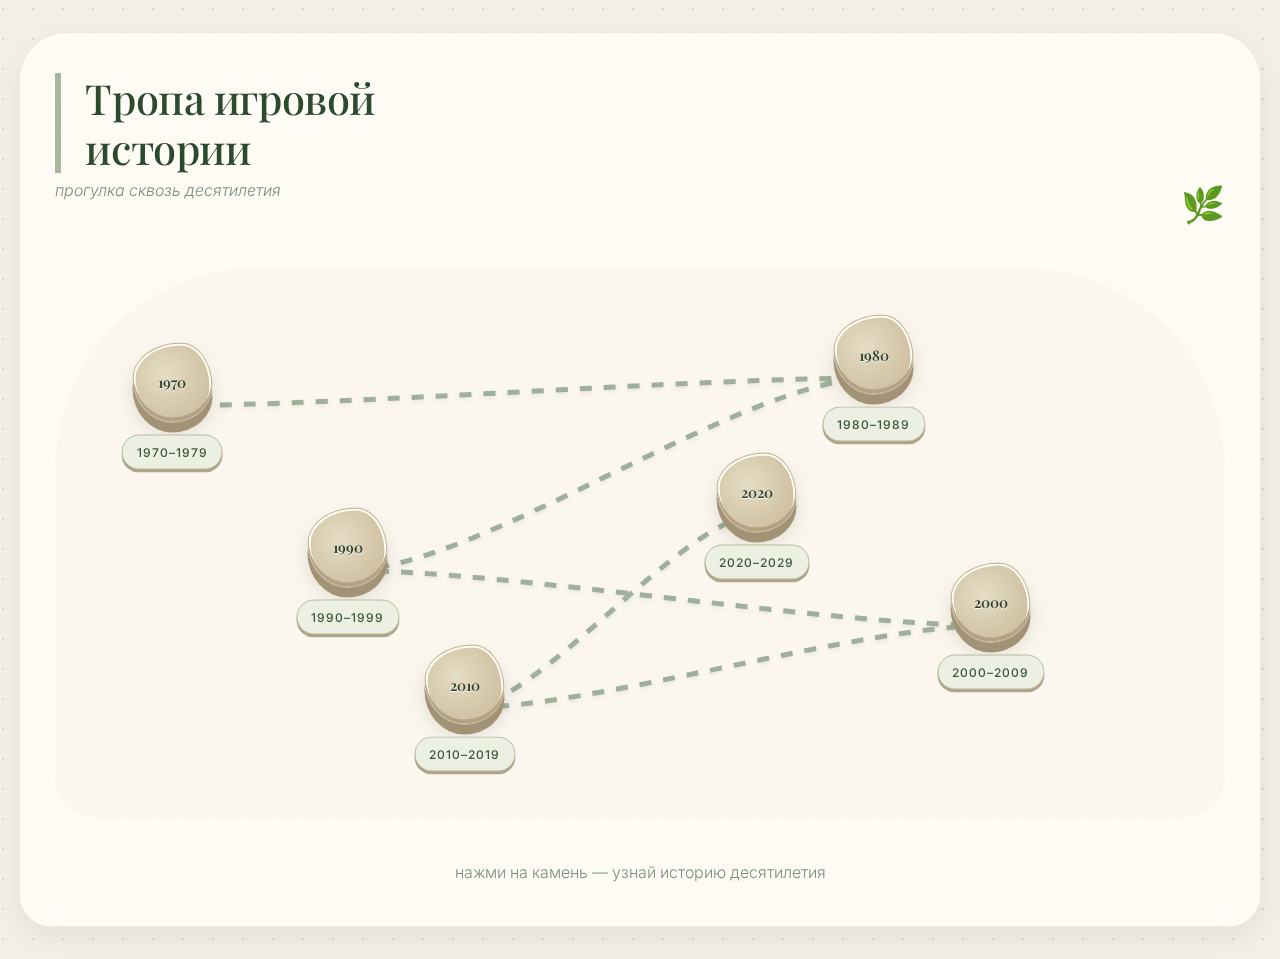
<file: index.html>
<!DOCTYPE html>
<html lang="ru">
<head>
  <meta charset="UTF-8">
  <meta name="viewport" content="width=device-width, initial-scale=1.0">
  <title>Тропа игровой истории · природная тропа</title>
  <!-- Google Fonts: Inter + Playfair Display -->
  <link href="https://fonts.googleapis.com/css2?family=Inter:wght@300;400;500;600&family=Playfair+Display:wght@400;600&display=swap" rel="stylesheet">
  <!-- Font Awesome (минимум) -->
  <link rel="stylesheet" href="https://cdnjs.cloudflare.com/ajax/libs/font-awesome/6.0.0-beta3/css/all.min.css">
  <!-- Общий стиль -->
  <link rel="stylesheet" href="style.css">
</head>
<body>
  <div class="container">
    <header style="display: flex; justify-content: space-between; align-items: flex-end;">
      <div>
        <h1>Тропа игровой<br>истории</h1>
        <div class="sub">прогулка сквозь десятилетия</div>
      </div>
      <span style="font-size: 2.2rem; color: #a3b5a0;">🌿</span>
    </header>

    <!-- ДОРОГА-ЗМЕЙКА (ИЗВИЛИСТАЯ ТРОПА) -->
    <div class="timeline-path" id="trailContainer">
      <svg class="path-svg" id="trailSvg"></svg>
      <div class="markers-layer" id="markerLayer"></div>
    </div>

    <footer style="text-align: center; color: #7d927d; margin-top: 1.5rem;">
      <span>нажми на камень — узнай историю десятилетия</span>
    </footer>
  </div>

  <script>
    // ---------------------------------------------
    // ДАННЫЕ ДЕСЯТИЛЕТИЙ (краткая выжимка + ссылка)
    // ---------------------------------------------
    const decades = [
      {
        label: '1970‑е',
        year: '1970–1979',
        hint: '⚡ Pong, Atari 2600. Рождение индустрии.',
        link: 'pages/1970s.html',
        pos: { left: '10%', top: '25%' }
      },
      {
        label: '1980‑е',
        year: '1980–1989',
        hint: '👾 Кризис, NES, Pac‑Man. Восстание Nintendo.',
        link: 'pages/1980s.html',
        pos: { left: '70%', top: '20%' }
      },
      {
        label: '1990‑е',
        year: '1990–1999',
        hint: '🎮 3D, PlayStation, Doom. Эра CD-ROM.',
        link: 'pages/1990s.html',
        pos: { left: '25%', top: '55%' }
      },
      {
        label: '2000‑е',
        year: '2000–2009',
        hint: '🌐 Xbox, Steam, WoW. Онлайн-революция.',
        link: 'pages/2000s.html',
        pos: { left: '80%', top: '65%' }
      },
      {
        label: '2010‑е',
        year: '2010–2019',
        hint: '📱 Minecraft, Fortnite, VR, киберспорт.',
        link: 'pages/2010s.html',
        pos: { left: '35%', top: '80%' }
      },
      {
        label: '2020‑е',
        year: '2020–2029',
        hint: '☁️ Облака, метавселенные, ИИ, Steam Deck.',
        link: 'pages/2020s.html',
        pos: { left: '60%', top: '45%' }
      }
    ];

    const markerLayer = document.getElementById('markerLayer');
    const svg = document.getElementById('trailSvg');

    // Рисуем точки
    function buildMarkers() {
      markerLayer.innerHTML = '';
      decades.forEach((d) => {
        const marker = document.createElement('div');
        marker.className = 'trail-marker';
        marker.style.left = d.pos.left;
        marker.style.top = d.pos.top;

        marker.innerHTML = `
          <div class="marker-stone">${d.label.replace('‑е', '')}</div>
          <span class="year-badge">${d.year}</span>
          <div class="marker-hint">${d.hint}</div>
        `;

        marker.addEventListener('click', () => {
          window.location.href = d.link;
        });

        markerLayer.appendChild(marker);
      });
    }

    // Рисуем извилистый путь (SVG)
    function drawPath() {
      const points = [];
      document.querySelectorAll('.trail-marker').forEach(el => {
        const rect = el.getBoundingClientRect();
        const parentRect = el.parentElement.getBoundingClientRect();
        const x = rect.left + rect.width/2 - parentRect.left;
        const y = rect.top + rect.height/2 - parentRect.top;
        points.push({ x, y });
      });

      if (points.length < 2) return;

      let pathData = `M ${points[0].x},${points[0].y}`;
      for (let i = 1; i < points.length; i++) {
        const prev = points[i-1];
        const curr = points[i];
        const cpX1 = prev.x + (curr.x - prev.x) * 0.25;
        const cpY1 = prev.y;
        const cpX2 = curr.x - (curr.x - prev.x) * 0.25;
        const cpY2 = curr.y;
        pathData += ` C ${cpX1},${cpY1} ${cpX2},${cpY2} ${curr.x},${curr.y}`;
      }

      svg.innerHTML = '';
      const path = document.createElementNS('http://www.w3.org/2000/svg', 'path');
      path.setAttribute('d', pathData);
      path.setAttribute('stroke', '#9eb09b');
      path.setAttribute('stroke-width', '5');
      path.setAttribute('stroke-dasharray', '12 12');
      path.setAttribute('fill', 'none');
      svg.appendChild(path);
    }

    window.addEventListener('DOMContentLoaded', () => {
      buildMarkers();
      setTimeout(drawPath, 60); // ждём рендеринга
    });

    window.addEventListener('resize', drawPath);
  </script>
</body>
</html>
</file>
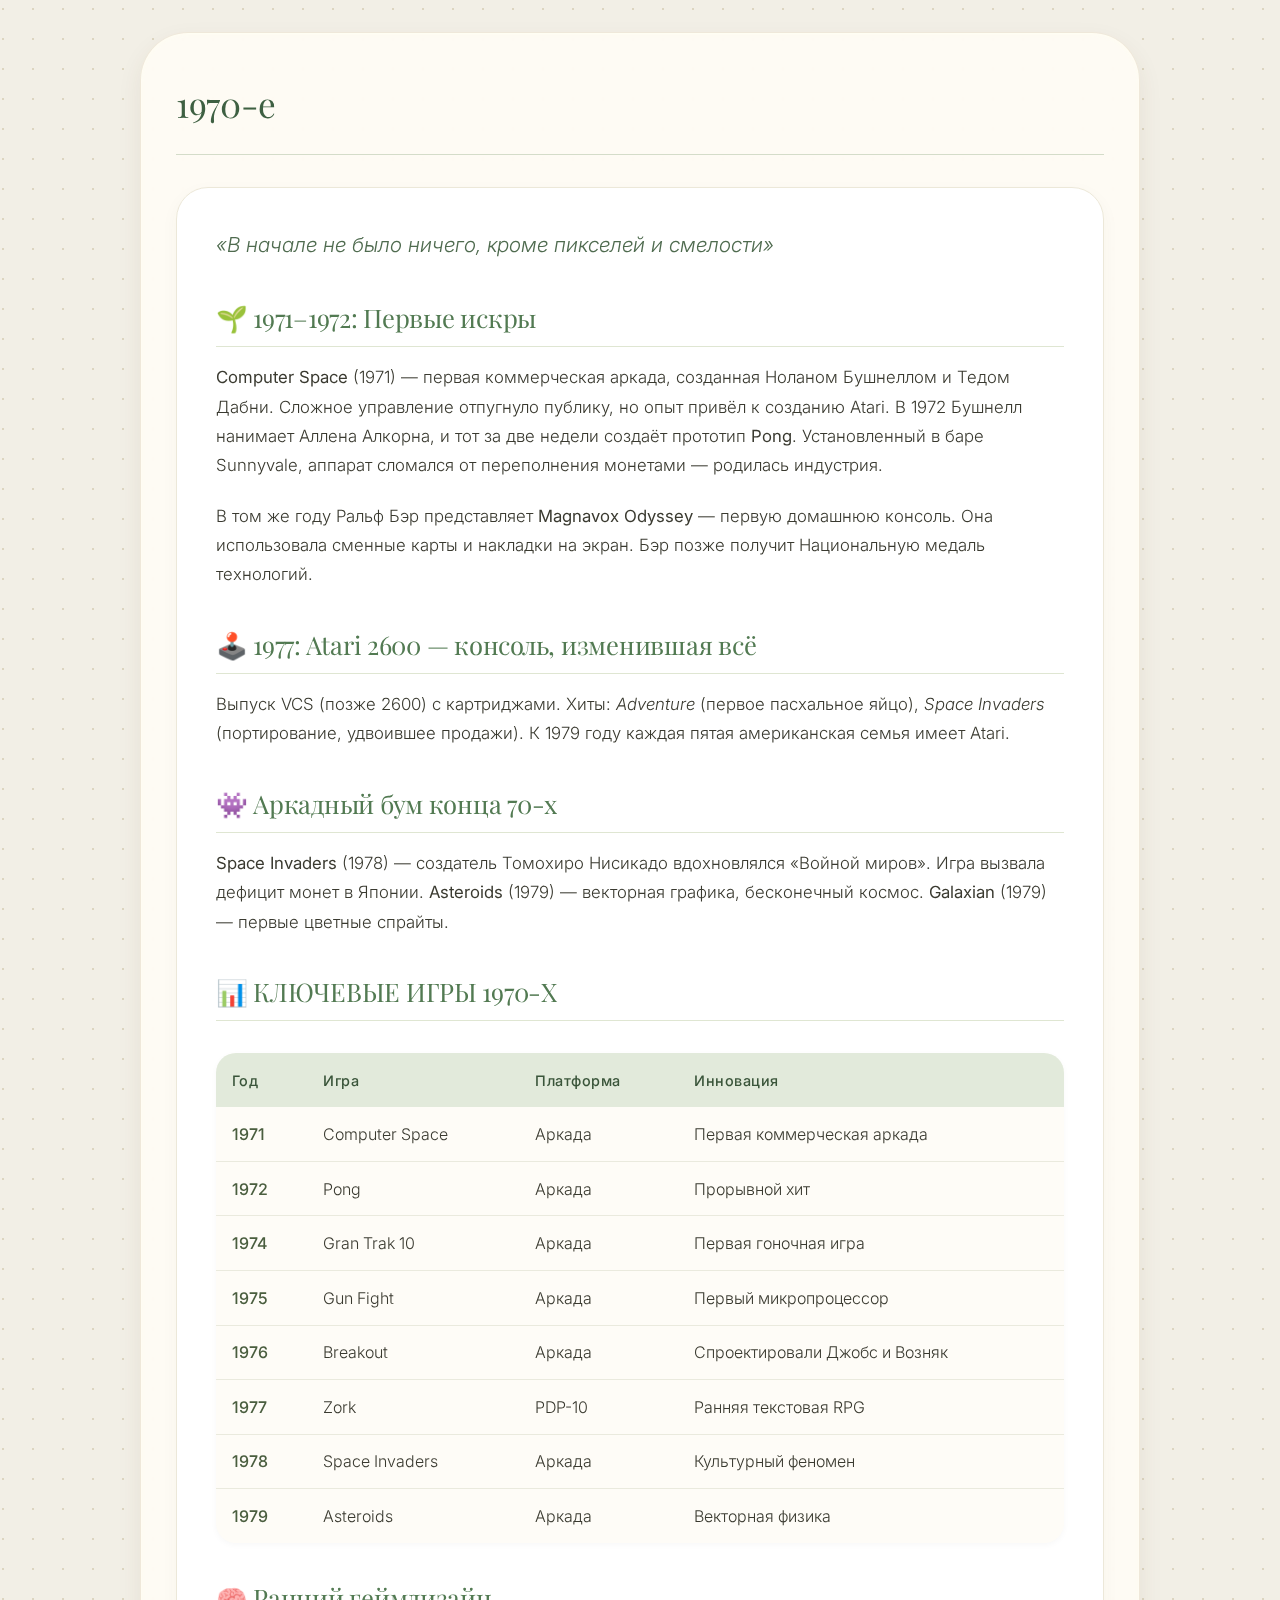
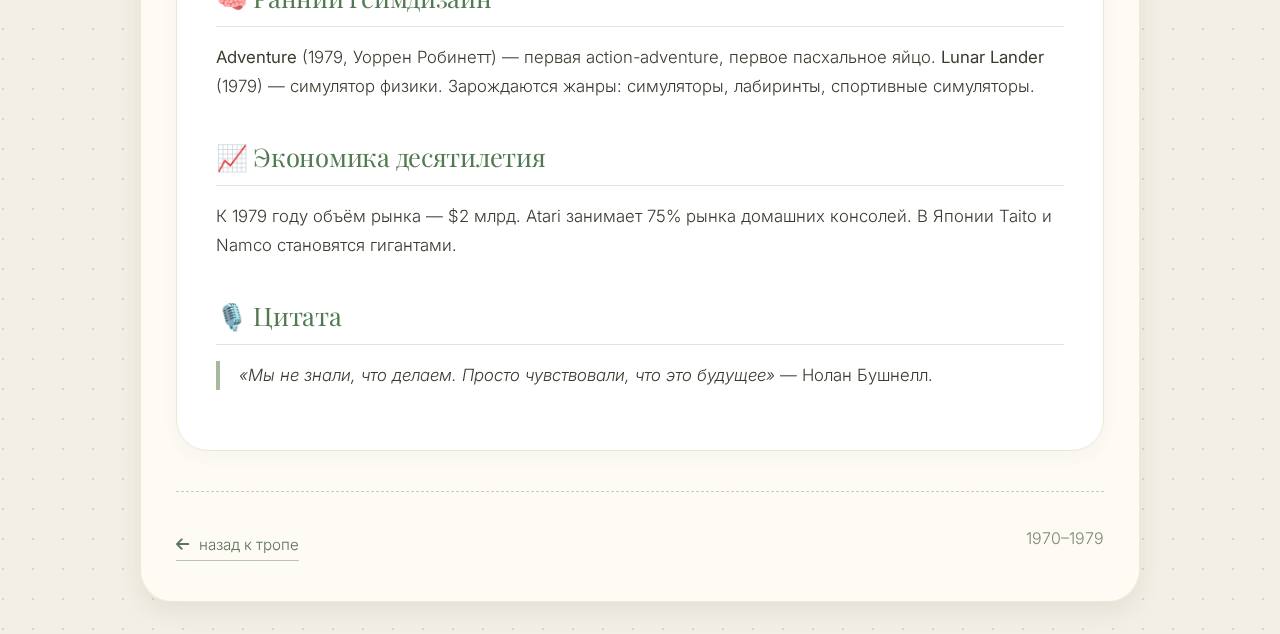
<file: 1970s.html>
<!DOCTYPE html>
<html lang="ru">
<head>
  <meta charset="UTF-8">
  <meta name="viewport" content="width=device-width, initial-scale=1.0">
  <title>1970‑е — рождение видеоигр</title>
  <link href="https://fonts.googleapis.com/css2?family=Inter:wght@300;400;500;600&family=Playfair+Display:wght@400;600&display=swap" rel="stylesheet">
  <link rel="stylesheet" href="https://cdnjs.cloudflare.com/ajax/libs/font-awesome/6.0.0-beta3/css/all.min.css">
  <link rel="stylesheet" href="../style.css">
</head>
<body>
  <div class="container era-page">
    <div class="era-header">
      <h2>1970‑е</h2>
      <span class="era-icon"><i class="fas fa-tv-retro"></i></span>
    </div>
    <div class="era-content">
      <p style="font-size:1.3rem; font-style:italic; color:#4f6b4f;">«В начале не было ничего, кроме пикселей и смелости»</p>
      
      <h3>🌱 1971–1972: Первые искры</h3>
      <p><strong>Computer Space</strong> (1971) — первая коммерческая аркада, созданная Ноланом Бушнеллом и Тедом Дабни. Сложное управление отпугнуло публику, но опыт привёл к созданию Atari. В 1972 Бушнелл нанимает Аллена Алкорна, и тот за две недели создаёт прототип <strong>Pong</strong>. Установленный в баре Sunnyvale, аппарат сломался от переполнения монетами — родилась индустрия.</p>
      <p>В том же году Ральф Бэр представляет <strong>Magnavox Odyssey</strong> — первую домашнюю консоль. Она использовала сменные карты и накладки на экран. Бэр позже получит Национальную медаль технологий.</p>
      
      <h3>🕹️ 1977: Atari 2600 — консоль, изменившая всё</h3>
      <p>Выпуск VCS (позже 2600) с картриджами. Хиты: <em>Adventure</em> (первое пасхальное яйцо), <em>Space Invaders</em> (портирование, удвоившее продажи). К 1979 году каждая пятая американская семья имеет Atari.</p>
      
      <h3>👾 Аркадный бум конца 70-х</h3>
      <p><strong>Space Invaders</strong> (1978) — создатель Томохиро Нисикадо вдохновлялся «Войной миров». Игра вызвала дефицит монет в Японии. <strong>Asteroids</strong> (1979) — векторная графика, бесконечный космос. <strong>Galaxian</strong> (1979) — первые цветные спрайты.</p>
      
      <h3>📊 КЛЮЧЕВЫЕ ИГРЫ 1970-Х</h3>
      <table class="era-table">
        <thead><tr><th>Год</th><th>Игра</th><th>Платформа</th><th>Инновация</th></tr></thead>
        <tbody>
          <tr><td>1971</td><td>Computer Space</td><td>Аркада</td><td>Первая коммерческая аркада</td></tr>
          <tr><td>1972</td><td>Pong</td><td>Аркада</td><td>Прорывной хит</td></tr>
          <tr><td>1974</td><td>Gran Trak 10</td><td>Аркада</td><td>Первая гоночная игра</td></tr>
          <tr><td>1975</td><td>Gun Fight</td><td>Аркада</td><td>Первый микропроцессор</td></tr>
          <tr><td>1976</td><td>Breakout</td><td>Аркада</td><td>Спроектировали Джобс и Возняк</td></tr>
          <tr><td>1977</td><td>Zork</td><td>PDP-10</td><td>Ранняя текстовая RPG</td></tr>
          <tr><td>1978</td><td>Space Invaders</td><td>Аркада</td><td>Культурный феномен</td></tr>
          <tr><td>1979</td><td>Asteroids</td><td>Аркада</td><td>Векторная физика</td></tr>
        </tbody>
      </table>

      <h3>🧠 Ранний геймдизайн</h3>
      <p><strong>Adventure</strong> (1979, Уоррен Робинетт) — первая action-adventure, первое пасхальное яйцо. <strong>Lunar Lander</strong> (1979) — симулятор физики. Зарождаются жанры: симуляторы, лабиринты, спортивные симуляторы.</p>
      
      <h3>📈 Экономика десятилетия</h3>
      <p>К 1979 году объём рынка — $2 млрд. Atari занимает 75% рынка домашних консолей. В Японии Taito и Namco становятся гигантами.</p>
      
      <h3>🎙️ Цитата</h3>
      <p style="border-left: 4px solid #a7b89e; padding-left: 1.2rem;"><em>«Мы не знали, что делаем. Просто чувствовали, что это будущее»</em> — Нолан Бушнелл.</p>
    </div>
    <div class="era-footer">
      <a href="../index.html" class="nav-back"><i class="fas fa-arrow-left"></i> назад к тропе</a>
      <span>1970–1979</span>
    </div>
  </div>
</body>
</html>
</file>
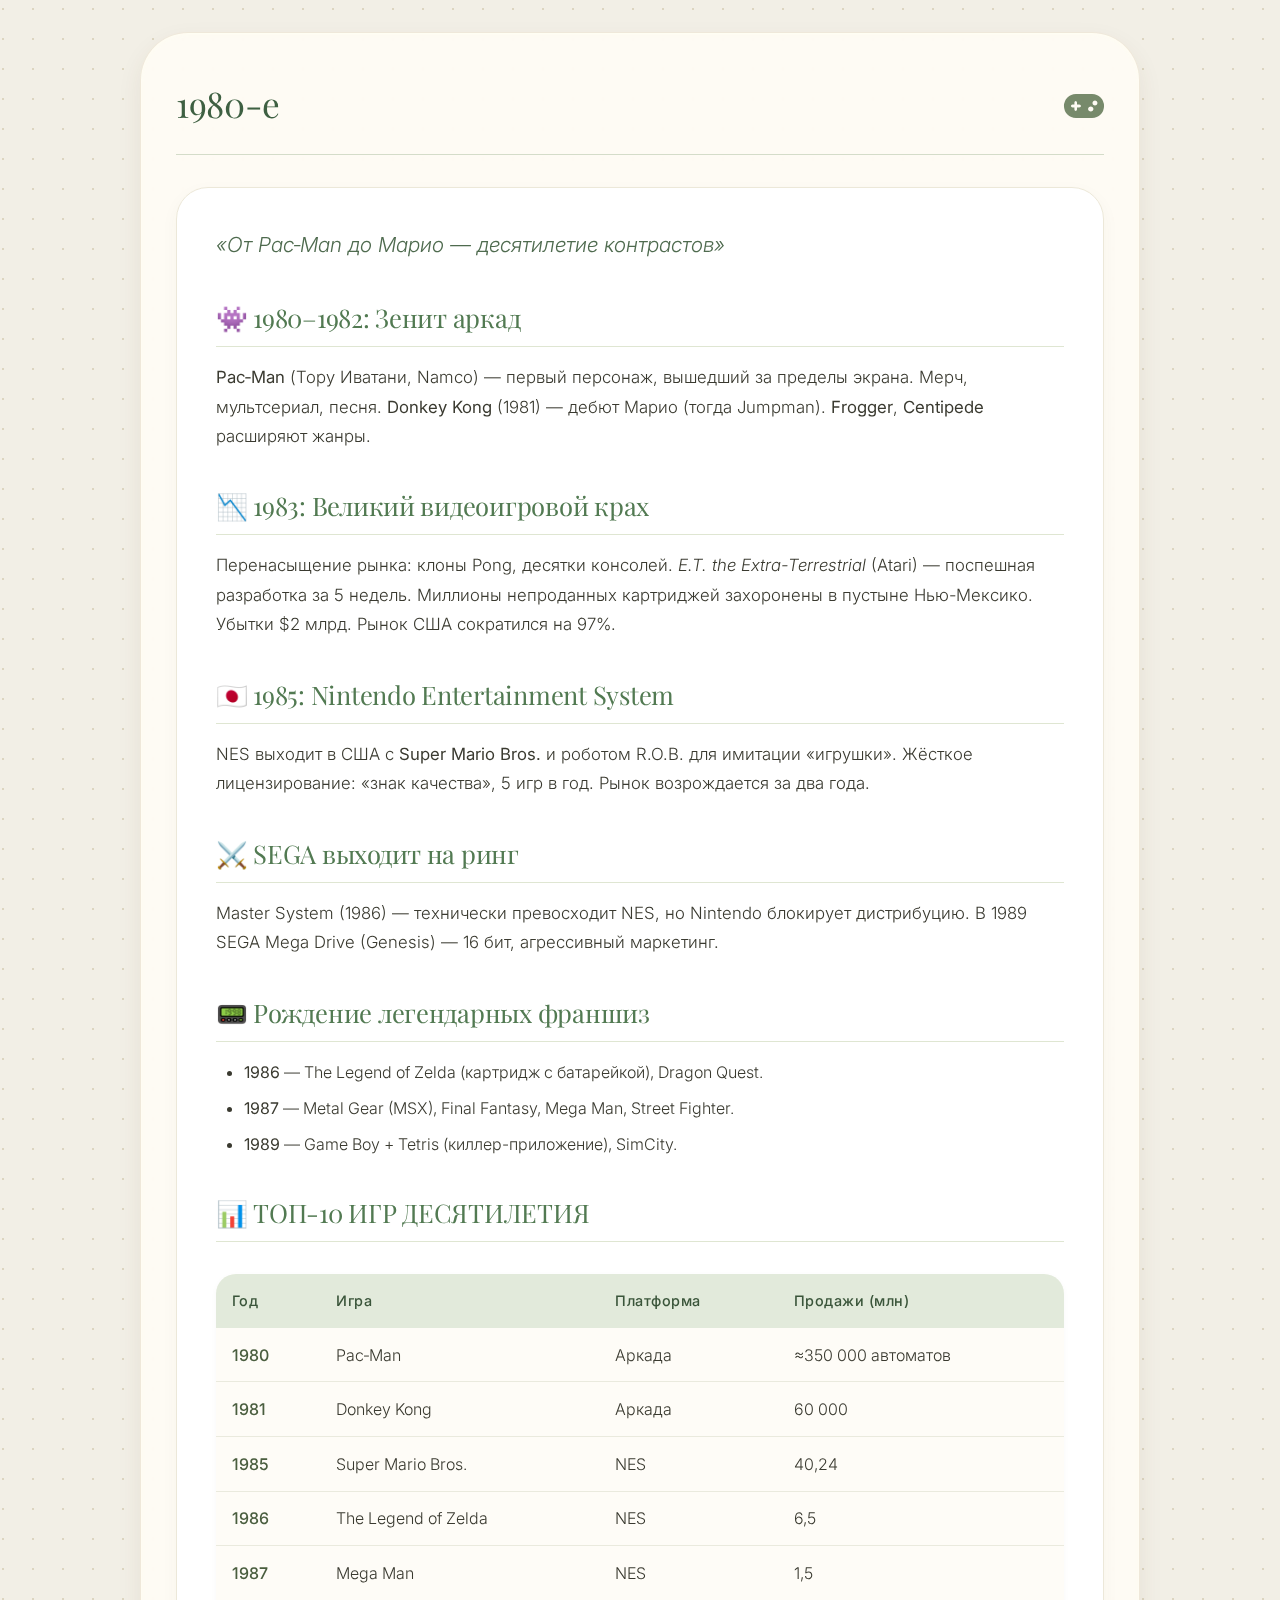
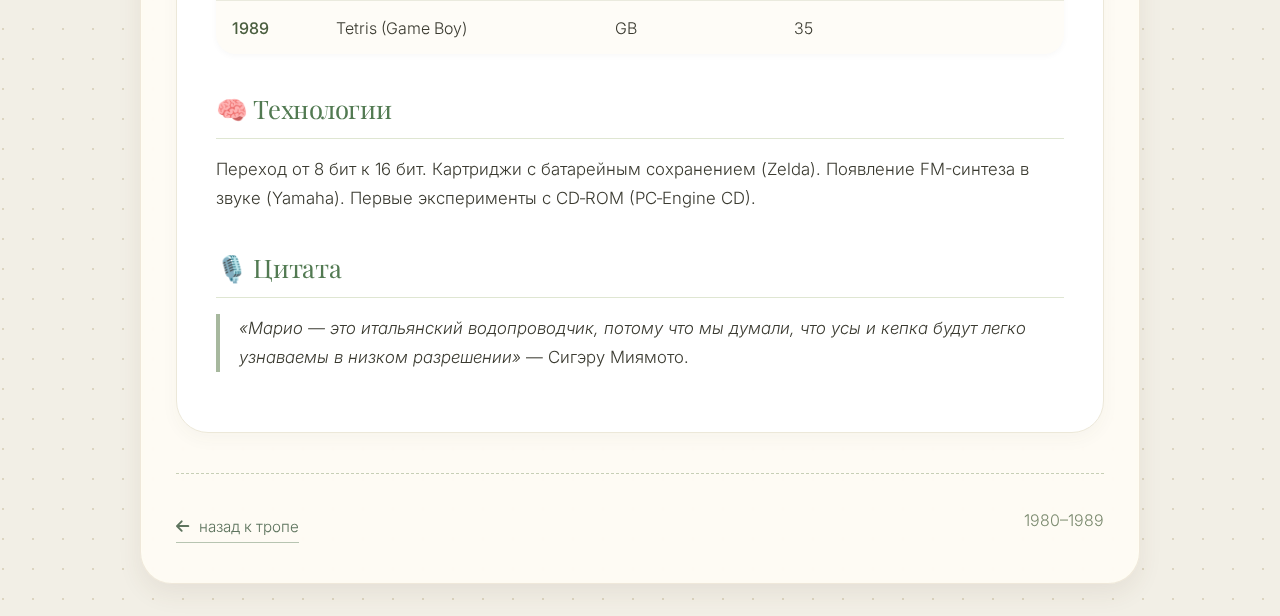
<file: 1980s.html>
<!DOCTYPE html>
<html lang="ru">
<head>
  <meta charset="UTF-8">
  <meta name="viewport" content="width=device-width, initial-scale=1.0">
  <title>1980‑е — кризис и возрождение</title>
  <link href="https://fonts.googleapis.com/css2?family=Inter:wght@300;400;500;600&family=Playfair+Display:wght@400;600&display=swap" rel="stylesheet">
  <link rel="stylesheet" href="https://cdnjs.cloudflare.com/ajax/libs/font-awesome/6.0.0-beta3/css/all.min.css">
  <link rel="stylesheet" href="../style.css">
</head>
<body>
  <div class="container era-page">
    <div class="era-header">
      <h2>1980‑е</h2>
      <span class="era-icon"><i class="fas fa-gamepad"></i></span>
    </div>
    <div class="era-content">
      <p style="font-size:1.3rem; font-style:italic; color:#4f6b4f;">«От Pac‑Man до Марио — десятилетие контрастов»</p>
      
      <h3>👾 1980–1982: Зенит аркад</h3>
      <p><strong>Pac‑Man</strong> (Тору Иватани, Namco) — первый персонаж, вышедший за пределы экрана. Мерч, мультсериал, песня. <strong>Donkey Kong</strong> (1981) — дебют Марио (тогда Jumpman). <strong>Frogger</strong>, <strong>Centipede</strong> расширяют жанры.</p>
      
      <h3>📉 1983: Великий видеоигровой крах</h3>
      <p>Перенасыщение рынка: клоны Pong, десятки консолей. <em>E.T. the Extra-Terrestrial</em> (Atari) — поспешная разработка за 5 недель. Миллионы непроданных картриджей захоронены в пустыне Нью-Мексико. Убытки $2 млрд. Рынок США сократился на 97%.</p>
      
      <h3>🇯🇵 1985: Nintendo Entertainment System</h3>
      <p>NES выходит в США с <strong>Super Mario Bros.</strong> и роботом R.O.B. для имитации «игрушки». Жёсткое лицензирование: «знак качества», 5 игр в год. Рынок возрождается за два года.</p>
      
      <h3>⚔️ SEGA выходит на ринг</h3>
      <p>Master System (1986) — технически превосходит NES, но Nintendo блокирует дистрибуцию. В 1989 SEGA Mega Drive (Genesis) — 16 бит, агрессивный маркетинг.</p>
      
      <h3>📟 Рождение легендарных франшиз</h3>
      <ul>
        <li><strong>1986</strong> — The Legend of Zelda (картридж с батарейкой), Dragon Quest.</li>
        <li><strong>1987</strong> — Metal Gear (MSX), Final Fantasy, Mega Man, Street Fighter.</li>
        <li><strong>1989</strong> — Game Boy + Tetris (киллер-приложение), SimCity.</li>
      </ul>
      
      <h3>📊 ТОП‑10 ИГР ДЕСЯТИЛЕТИЯ</h3>
      <table class="era-table">
        <thead><tr><th>Год</th><th>Игра</th><th>Платформа</th><th>Продажи (млн)</th></tr></thead>
        <tbody>
          <tr><td>1980</td><td>Pac‑Man</td><td>Аркада</td><td>≈350 000 автоматов</td></tr>
          <tr><td>1981</td><td>Donkey Kong</td><td>Аркада</td><td>60 000</td></tr>
          <tr><td>1985</td><td>Super Mario Bros.</td><td>NES</td><td>40,24</td></tr>
          <tr><td>1986</td><td>The Legend of Zelda</td><td>NES</td><td>6,5</td></tr>
          <tr><td>1987</td><td>Mega Man</td><td>NES</td><td>1,5</td></tr>
          <tr><td>1989</td><td>Tetris (Game Boy)</td><td>GB</td><td>35</td></tr>
        </tbody>
      </table>
      
      <h3>🧠 Технологии</h3>
      <p>Переход от 8 бит к 16 бит. Картриджи с батарейным сохранением (Zelda). Появление FM-синтеза в звуке (Yamaha). Первые эксперименты с CD‑ROM (PC‑Engine CD).</p>
      
      <h3>🎙️ Цитата</h3>
      <p style="border-left: 4px solid #a7b89e; padding-left: 1.2rem;"><em>«Марио — это итальянский водопроводчик, потому что мы думали, что усы и кепка будут легко узнаваемы в низком разрешении»</em> — Сигэру Миямото.</p>
    </div>
    <div class="era-footer">
      <a href="../index.html" class="nav-back"><i class="fas fa-arrow-left"></i> назад к тропе</a>
      <span>1980–1989</span>
    </div>
  </div>
</body>
</html>
</file>
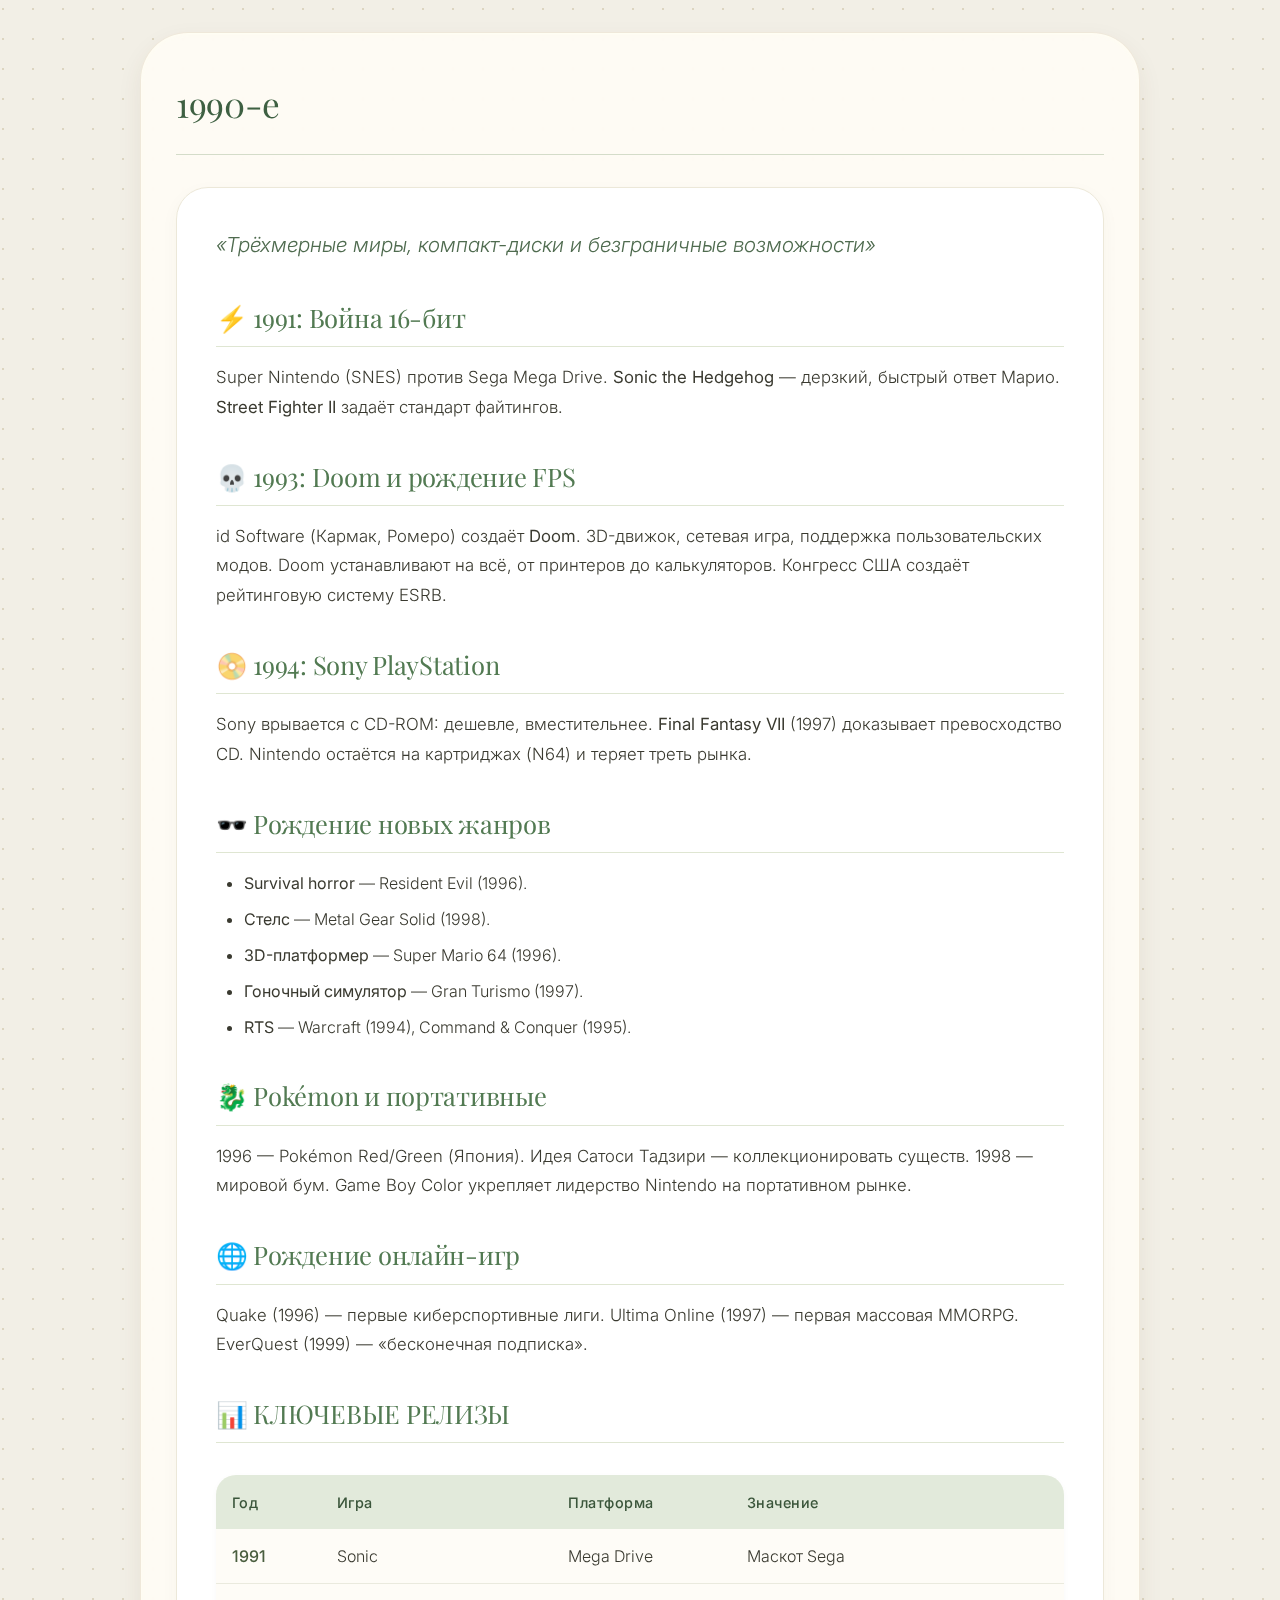
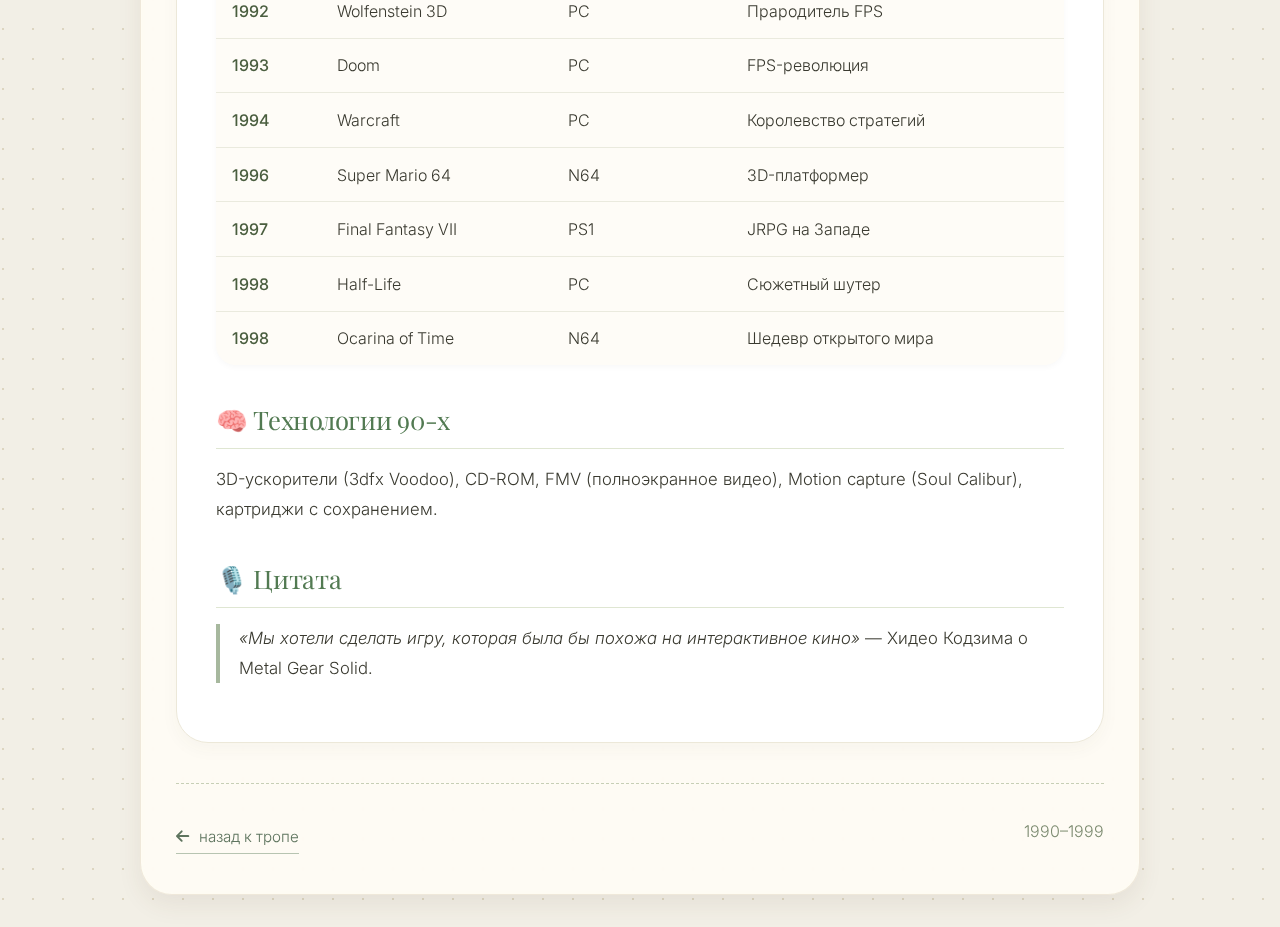
<file: 1990s.html>
<!DOCTYPE html>
<html lang="ru">
<head>
  <meta charset="UTF-8">
  <meta name="viewport" content="width=device-width, initial-scale=1.0">
  <title>1990‑е — эра 3D и PlayStation</title>
  <link href="https://fonts.googleapis.com/css2?family=Inter:wght@300;400;500;600&family=Playfair+Display:wght@400;600&display=swap" rel="stylesheet">
  <link rel="stylesheet" href="https://cdnjs.cloudflare.com/ajax/libs/font-awesome/6.0.0-beta3/css/all.min.css">
  <link rel="stylesheet" href="../style.css">
</head>
<body>
  <div class="container era-page">
    <div class="era-header">
      <h2>1990‑е</h2>
      <span class="era-icon"><i class="fas fa-computer"></i></span>
    </div>
    <div class="era-content">
      <p style="font-size:1.3rem; font-style:italic; color:#4f6b4f;">«Трёхмерные миры, компакт-диски и безграничные возможности»</p>
      
      <h3>⚡ 1991: Война 16-бит</h3>
      <p>Super Nintendo (SNES) против Sega Mega Drive. <strong>Sonic the Hedgehog</strong> — дерзкий, быстрый ответ Марио. <strong>Street Fighter II</strong> задаёт стандарт файтингов.</p>
      
      <h3>💀 1993: Doom и рождение FPS</h3>
      <p>id Software (Кармак, Ромеро) создаёт <strong>Doom</strong>. 3D-движок, сетевая игра, поддержка пользовательских модов. Doom устанавливают на всё, от принтеров до калькуляторов. Конгресс США создаёт рейтинговую систему ESRB.</p>
      
      <h3>📀 1994: Sony PlayStation</h3>
      <p>Sony врывается с CD-ROM: дешевле, вместительнее. <strong>Final Fantasy VII</strong> (1997) доказывает превосходство CD. Nintendo остаётся на картриджах (N64) и теряет треть рынка.</p>
      
      <h3>🕶️ Рождение новых жанров</h3>
      <ul>
        <li><strong>Survival horror</strong> — Resident Evil (1996).</li>
        <li><strong>Стелс</strong> — Metal Gear Solid (1998).</li>
        <li><strong>3D-платформер</strong> — Super Mario 64 (1996).</li>
        <li><strong>Гоночный симулятор</strong> — Gran Turismo (1997).</li>
        <li><strong>RTS</strong> — Warcraft (1994), Command & Conquer (1995).</li>
      </ul>
      
      <h3>🐉 Pokémon и портативные</h3>
      <p>1996 — Pokémon Red/Green (Япония). Идея Сатоси Тадзири — коллекционировать существ. 1998 — мировой бум. Game Boy Color укрепляет лидерство Nintendo на портативном рынке.</p>
      
      <h3>🌐 Рождение онлайн-игр</h3>
      <p>Quake (1996) — первые киберспортивные лиги. Ultima Online (1997) — первая массовая MMORPG. EverQuest (1999) — «бесконечная подписка».</p>
      
      <h3>📊 КЛЮЧЕВЫЕ РЕЛИЗЫ</h3>
      <table class="era-table">
        <thead><tr><th>Год</th><th>Игра</th><th>Платформа</th><th>Значение</th></tr></thead>
        <tbody>
          <tr><td>1991</td><td>Sonic</td><td>Mega Drive</td><td>Маскот Sega</td></tr>
          <tr><td>1992</td><td>Wolfenstein 3D</td><td>PC</td><td>Прародитель FPS</td></tr>
          <tr><td>1993</td><td>Doom</td><td>PC</td><td>FPS-революция</td></tr>
          <tr><td>1994</td><td>Warcraft</td><td>PC</td><td>Королевство стратегий</td></tr>
          <tr><td>1996</td><td>Super Mario 64</td><td>N64</td><td>3D-платформер</td></tr>
          <tr><td>1997</td><td>Final Fantasy VII</td><td>PS1</td><td>JRPG на Западе</td></tr>
          <tr><td>1998</td><td>Half-Life</td><td>PC</td><td>Сюжетный шутер</td></tr>
          <tr><td>1998</td><td>Ocarina of Time</td><td>N64</td><td>Шедевр открытого мира</td></tr>
        </tbody>
      </table>
      
      <h3>🧠 Технологии 90-х</h3>
      <p>3D-ускорители (3dfx Voodoo), CD-ROM, FMV (полноэкранное видео), Motion capture (Soul Calibur), картриджи с сохранением.</p>
      
      <h3>🎙️ Цитата</h3>
      <p style="border-left: 4px solid #a7b89e; padding-left: 1.2rem;"><em>«Мы хотели сделать игру, которая была бы похожа на интерактивное кино»</em> — Хидео Кодзима о Metal Gear Solid.</p>
    </div>
    <div class="era-footer">
      <a href="../index.html" class="nav-back"><i class="fas fa-arrow-left"></i> назад к тропе</a>
      <span>1990–1999</span>
    </div>
  </div>
</body>
</html>
</file>
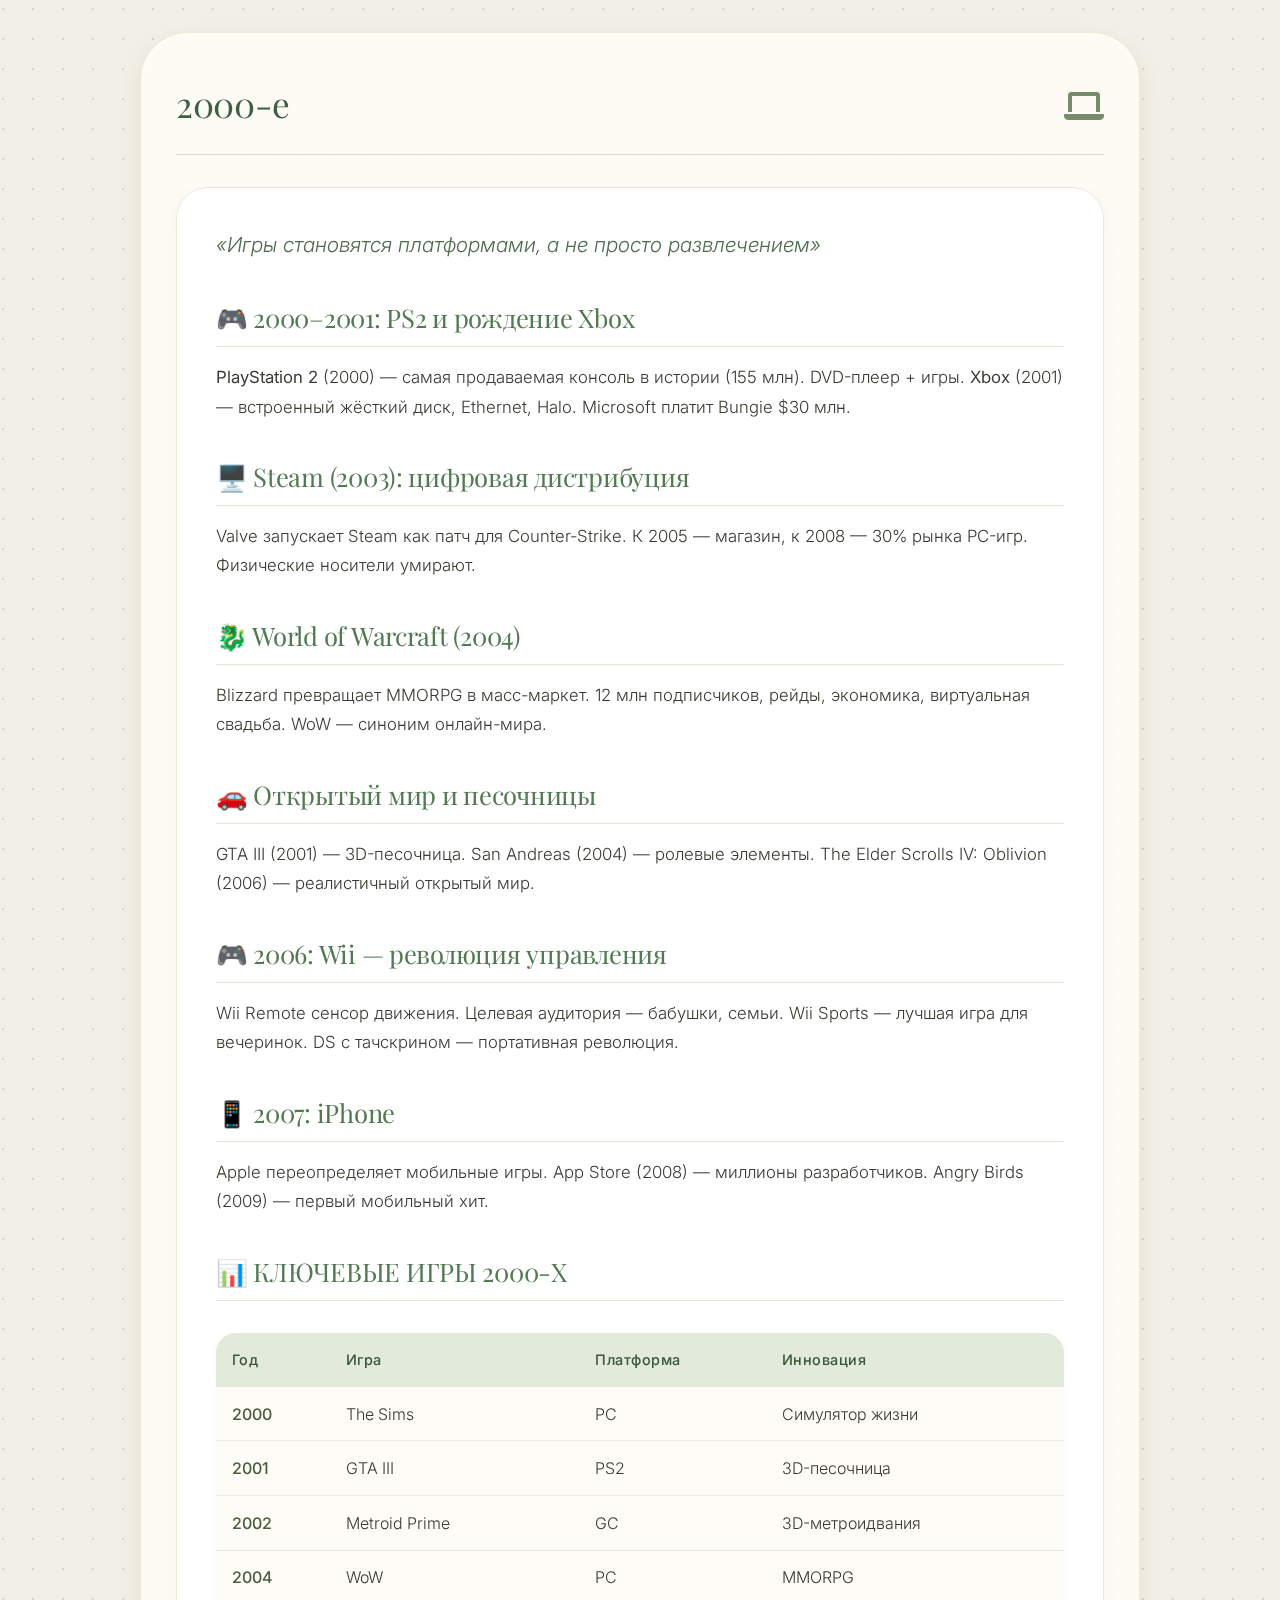
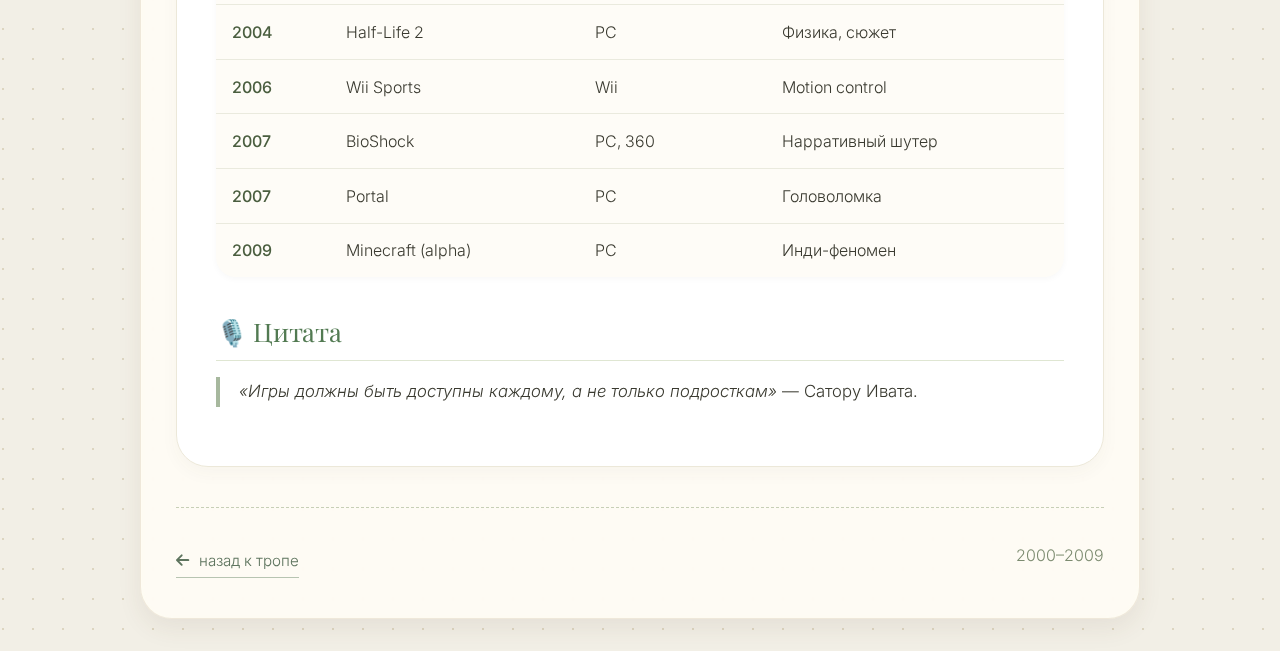
<file: 2000s.html>
<!DOCTYPE html>
<html lang="ru">
<head>
  <meta charset="UTF-8">
  <meta name="viewport" content="width=device-width, initial-scale=1.0">
  <title>2000‑е — цифровая революция</title>
  <link href="https://fonts.googleapis.com/css2?family=Inter:wght@300;400;500;600&family=Playfair+Display:wght@400;600&display=swap" rel="stylesheet">
  <link rel="stylesheet" href="https://cdnjs.cloudflare.com/ajax/libs/font-awesome/6.0.0-beta3/css/all.min.css">
  <link rel="stylesheet" href="../style.css">
</head>
<body>
  <div class="container era-page">
    <div class="era-header">
      <h2>2000‑е</h2>
      <span class="era-icon"><i class="fas fa-laptop"></i></span>
    </div>
    <div class="era-content">
      <p style="font-size:1.3rem; font-style:italic; color:#4f6b4f;">«Игры становятся платформами, а не просто развлечением»</p>
      
      <h3>🎮 2000–2001: PS2 и рождение Xbox</h3>
      <p><strong>PlayStation 2</strong> (2000) — самая продаваемая консоль в истории (155 млн). DVD-плеер + игры. <strong>Xbox</strong> (2001) — встроенный жёсткий диск, Ethernet, Halo. Microsoft платит Bungie $30 млн.</p>
      
      <h3>🖥️ Steam (2003): цифровая дистрибуция</h3>
      <p>Valve запускает Steam как патч для Counter-Strike. К 2005 — магазин, к 2008 — 30% рынка PC-игр. Физические носители умирают.</p>
      
      <h3>🐉 World of Warcraft (2004)</h3>
      <p>Blizzard превращает MMORPG в масс-маркет. 12 млн подписчиков, рейды, экономика, виртуальная свадьба. WoW — синоним онлайн-мира.</p>
      
      <h3>🚗 Открытый мир и песочницы</h3>
      <p>GTA III (2001) — 3D-песочница. San Andreas (2004) — ролевые элементы. The Elder Scrolls IV: Oblivion (2006) — реалистичный открытый мир.</p>
      
      <h3>🎮 2006: Wii — революция управления</h3>
      <p>Wii Remote сенсор движения. Целевая аудитория — бабушки, семьи. Wii Sports — лучшая игра для вечеринок. DS с тачскрином — портативная революция.</p>
      
      <h3>📱 2007: iPhone</h3>
      <p>Apple переопределяет мобильные игры. App Store (2008) — миллионы разработчиков. Angry Birds (2009) — первый мобильный хит.</p>
      
      <h3>📊 КЛЮЧЕВЫЕ ИГРЫ 2000-Х</h3>
      <table class="era-table">
        <thead><tr><th>Год</th><th>Игра</th><th>Платформа</th><th>Инновация</th></tr></thead>
        <tbody>
          <tr><td>2000</td><td>The Sims</td><td>PC</td><td>Симулятор жизни</td></tr>
          <tr><td>2001</td><td>GTA III</td><td>PS2</td><td>3D-песочница</td></tr>
          <tr><td>2002</td><td>Metroid Prime</td><td>GC</td><td>3D-метроидвания</td></tr>
          <tr><td>2004</td><td>WoW</td><td>PC</td><td>MMORPG</td></tr>
          <tr><td>2004</td><td>Half-Life 2</td><td>PC</td><td>Физика, сюжет</td></tr>
          <tr><td>2006</td><td>Wii Sports</td><td>Wii</td><td>Motion control</td></tr>
          <tr><td>2007</td><td>BioShock</td><td>PC, 360</td><td>Нарративный шутер</td></tr>
          <tr><td>2007</td><td>Portal</td><td>PC</td><td>Головоломка</td></tr>
          <tr><td>2009</td><td>Minecraft (alpha)</td><td>PC</td><td>Инди-феномен</td></tr>
        </tbody>
      </table>
      
      <h3>🎙️ Цитата</h3>
      <p style="border-left: 4px solid #a7b89e; padding-left: 1.2rem;"><em>«Игры должны быть доступны каждому, а не только подросткам»</em> — Сатору Ивата.</p>
    </div>
    <div class="era-footer">
      <a href="../index.html" class="nav-back"><i class="fas fa-arrow-left"></i> назад к тропе</a>
      <span>2000–2009</span>
    </div>
  </div>
</body>
</html>
</file>
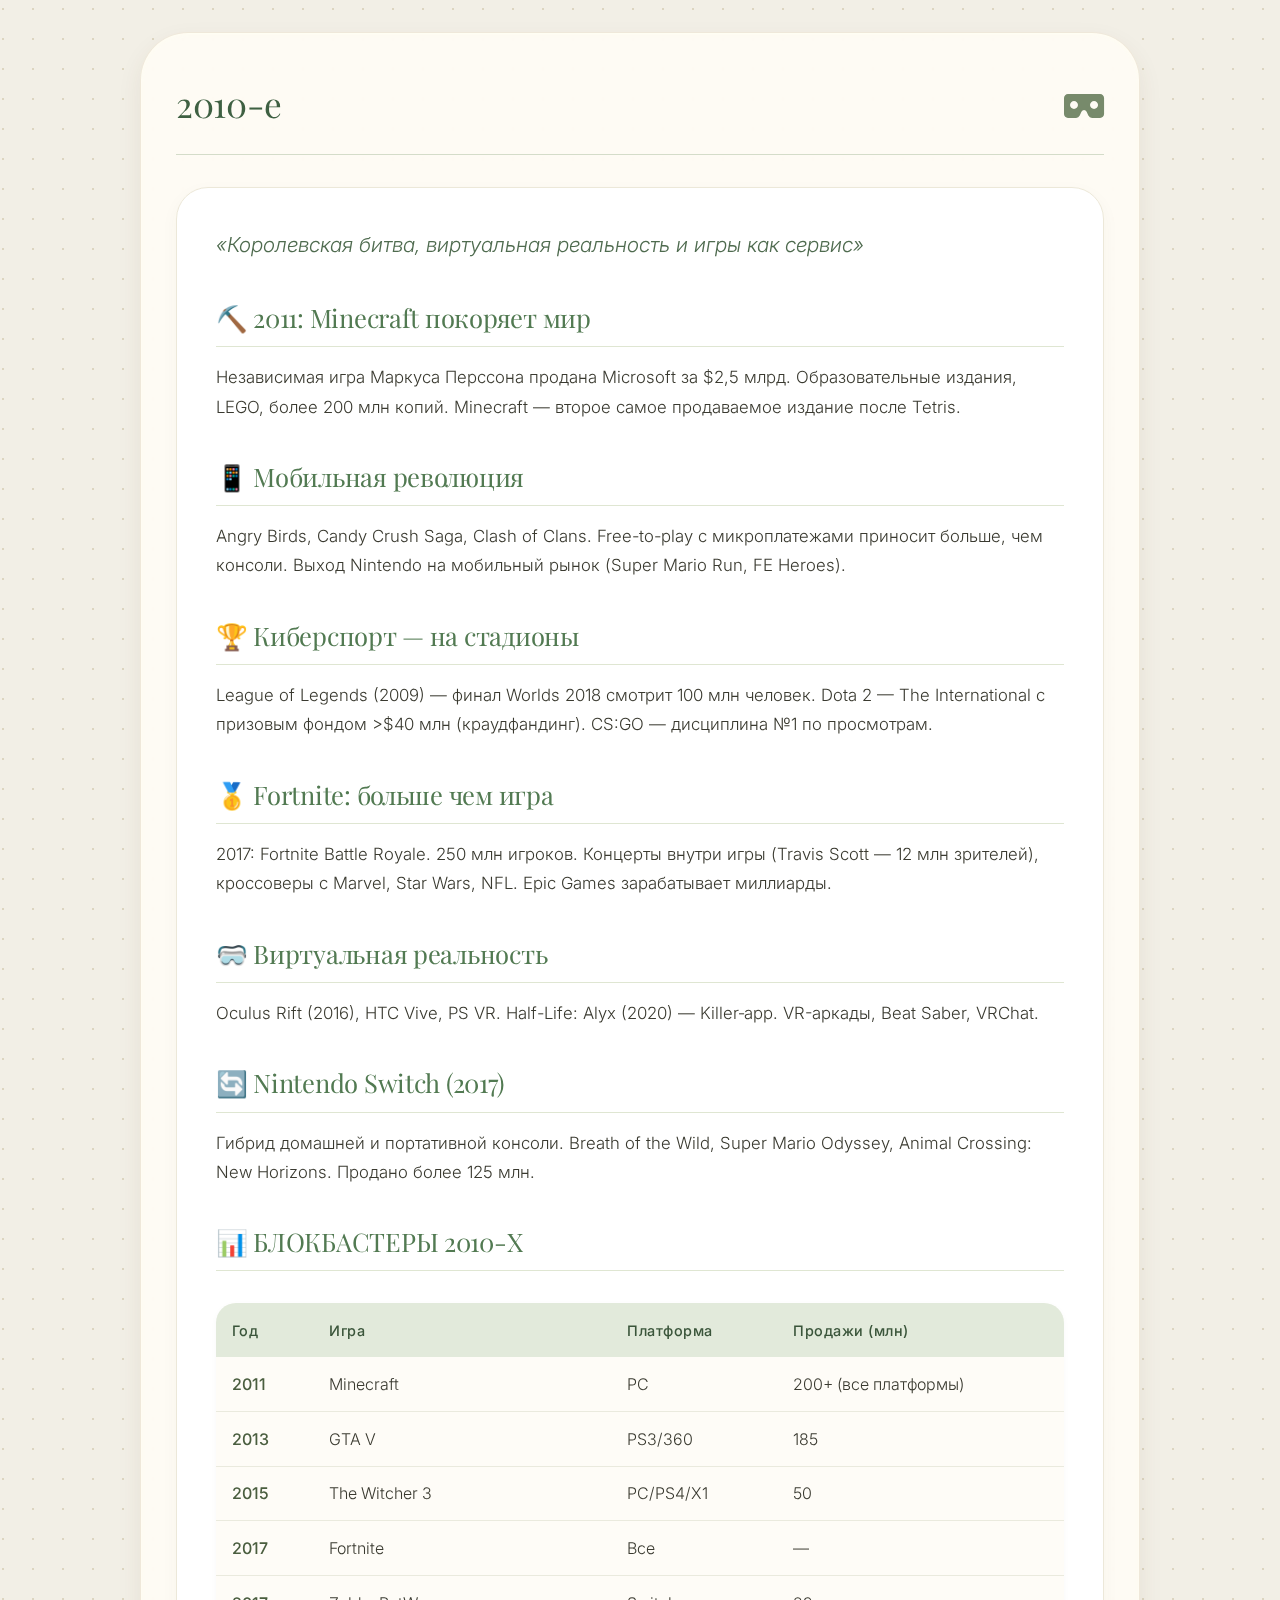
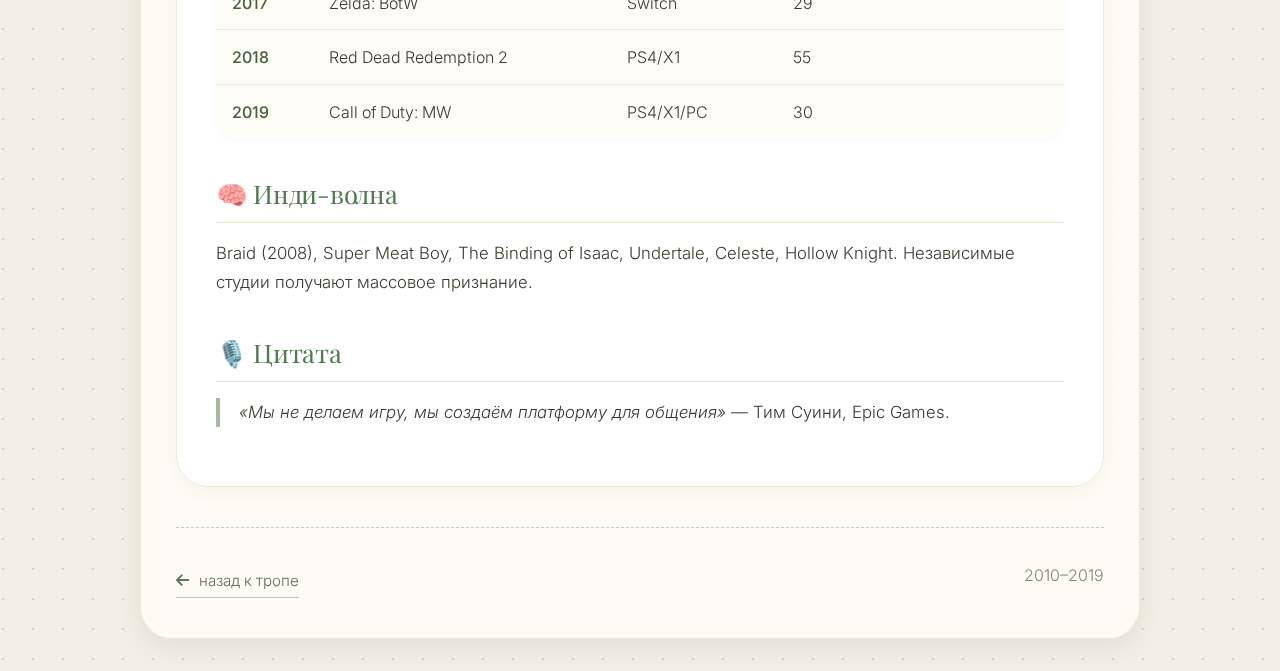
<file: 2010s.html>
<!DOCTYPE html>
<html lang="ru">
<head>
  <meta charset="UTF-8">
  <meta name="viewport" content="width=device-width, initial-scale=1.0">
  <title>2010‑е — мобильный бум и киберспорт</title>
  <link href="https://fonts.googleapis.com/css2?family=Inter:wght@300;400;500;600&family=Playfair+Display:wght@400;600&display=swap" rel="stylesheet">
  <link rel="stylesheet" href="https://cdnjs.cloudflare.com/ajax/libs/font-awesome/6.0.0-beta3/css/all.min.css">
  <link rel="stylesheet" href="../style.css">
</head>
<body>
  <div class="container era-page">
    <div class="era-header">
      <h2>2010‑е</h2>
      <span class="era-icon"><i class="fas fa-vr-cardboard"></i></span>
    </div>
    <div class="era-content">
      <p style="font-size:1.3rem; font-style:italic; color:#4f6b4f;">«Королевская битва, виртуальная реальность и игры как сервис»</p>
      
      <h3>⛏️ 2011: Minecraft покоряет мир</h3>
      <p>Независимая игра Маркуса Перссона продана Microsoft за $2,5 млрд. Образовательные издания, LEGO, более 200 млн копий. Minecraft — второе самое продаваемое издание после Tetris.</p>
      
      <h3>📱 Мобильная революция</h3>
      <p>Angry Birds, Candy Crush Saga, Clash of Clans. Free-to-play с микроплатежами приносит больше, чем консоли. Выход Nintendo на мобильный рынок (Super Mario Run, FE Heroes).</p>
      
      <h3>🏆 Киберспорт — на стадионы</h3>
      <p>League of Legends (2009) — финал Worlds 2018 смотрит 100 млн человек. Dota 2 — The International с призовым фондом >$40 млн (краудфандинг). CS:GO — дисциплина №1 по просмотрам.</p>
      
      <h3>🥇 Fortnite: больше чем игра</h3>
      <p>2017: Fortnite Battle Royale. 250 млн игроков. Концерты внутри игры (Travis Scott — 12 млн зрителей), кроссоверы с Marvel, Star Wars, NFL. Epic Games зарабатывает миллиарды.</p>
      
      <h3>🥽 Виртуальная реальность</h3>
      <p>Oculus Rift (2016), HTC Vive, PS VR. Half-Life: Alyx (2020) — Killer‑app. VR-аркады, Beat Saber, VRChat.</p>
      
      <h3>🔄 Nintendo Switch (2017)</h3>
      <p>Гибрид домашней и портативной консоли. Breath of the Wild, Super Mario Odyssey, Animal Crossing: New Horizons. Продано более 125 млн.</p>
      
      <h3>📊 БЛОКБАСТЕРЫ 2010-Х</h3>
      <table class="era-table">
        <thead><tr><th>Год</th><th>Игра</th><th>Платформа</th><th>Продажи (млн)</th></tr></thead>
        <tbody>
          <tr><td>2011</td><td>Minecraft</td><td>PC</td><td>200+ (все платформы)</td></tr>
          <tr><td>2013</td><td>GTA V</td><td>PS3/360</td><td>185</td></tr>
          <tr><td>2015</td><td>The Witcher 3</td><td>PC/PS4/X1</td><td>50</td></tr>
          <tr><td>2017</td><td>Fortnite</td><td>Все</td><td>—</td></tr>
          <tr><td>2017</td><td>Zelda: BotW</td><td>Switch</td><td>29</td></tr>
          <tr><td>2018</td><td>Red Dead Redemption 2</td><td>PS4/X1</td><td>55</td></tr>
          <tr><td>2019</td><td>Call of Duty: MW</td><td>PS4/X1/PC</td><td>30</td></tr>
        </tbody>
      </table>
      
      <h3>🧠 Инди-волна</h3>
      <p>Braid (2008), Super Meat Boy, The Binding of Isaac, Undertale, Celeste, Hollow Knight. Независимые студии получают массовое признание.</p>
      
      <h3>🎙️ Цитата</h3>
      <p style="border-left: 4px solid #a7b89e; padding-left: 1.2rem;"><em>«Мы не делаем игру, мы создаём платформу для общения»</em> — Тим Суини, Epic Games.</p>
    </div>
    <div class="era-footer">
      <a href="../index.html" class="nav-back"><i class="fas fa-arrow-left"></i> назад к тропе</a>
      <span>2010–2019</span>
    </div>
  </div>
</body>
</html>
</file>
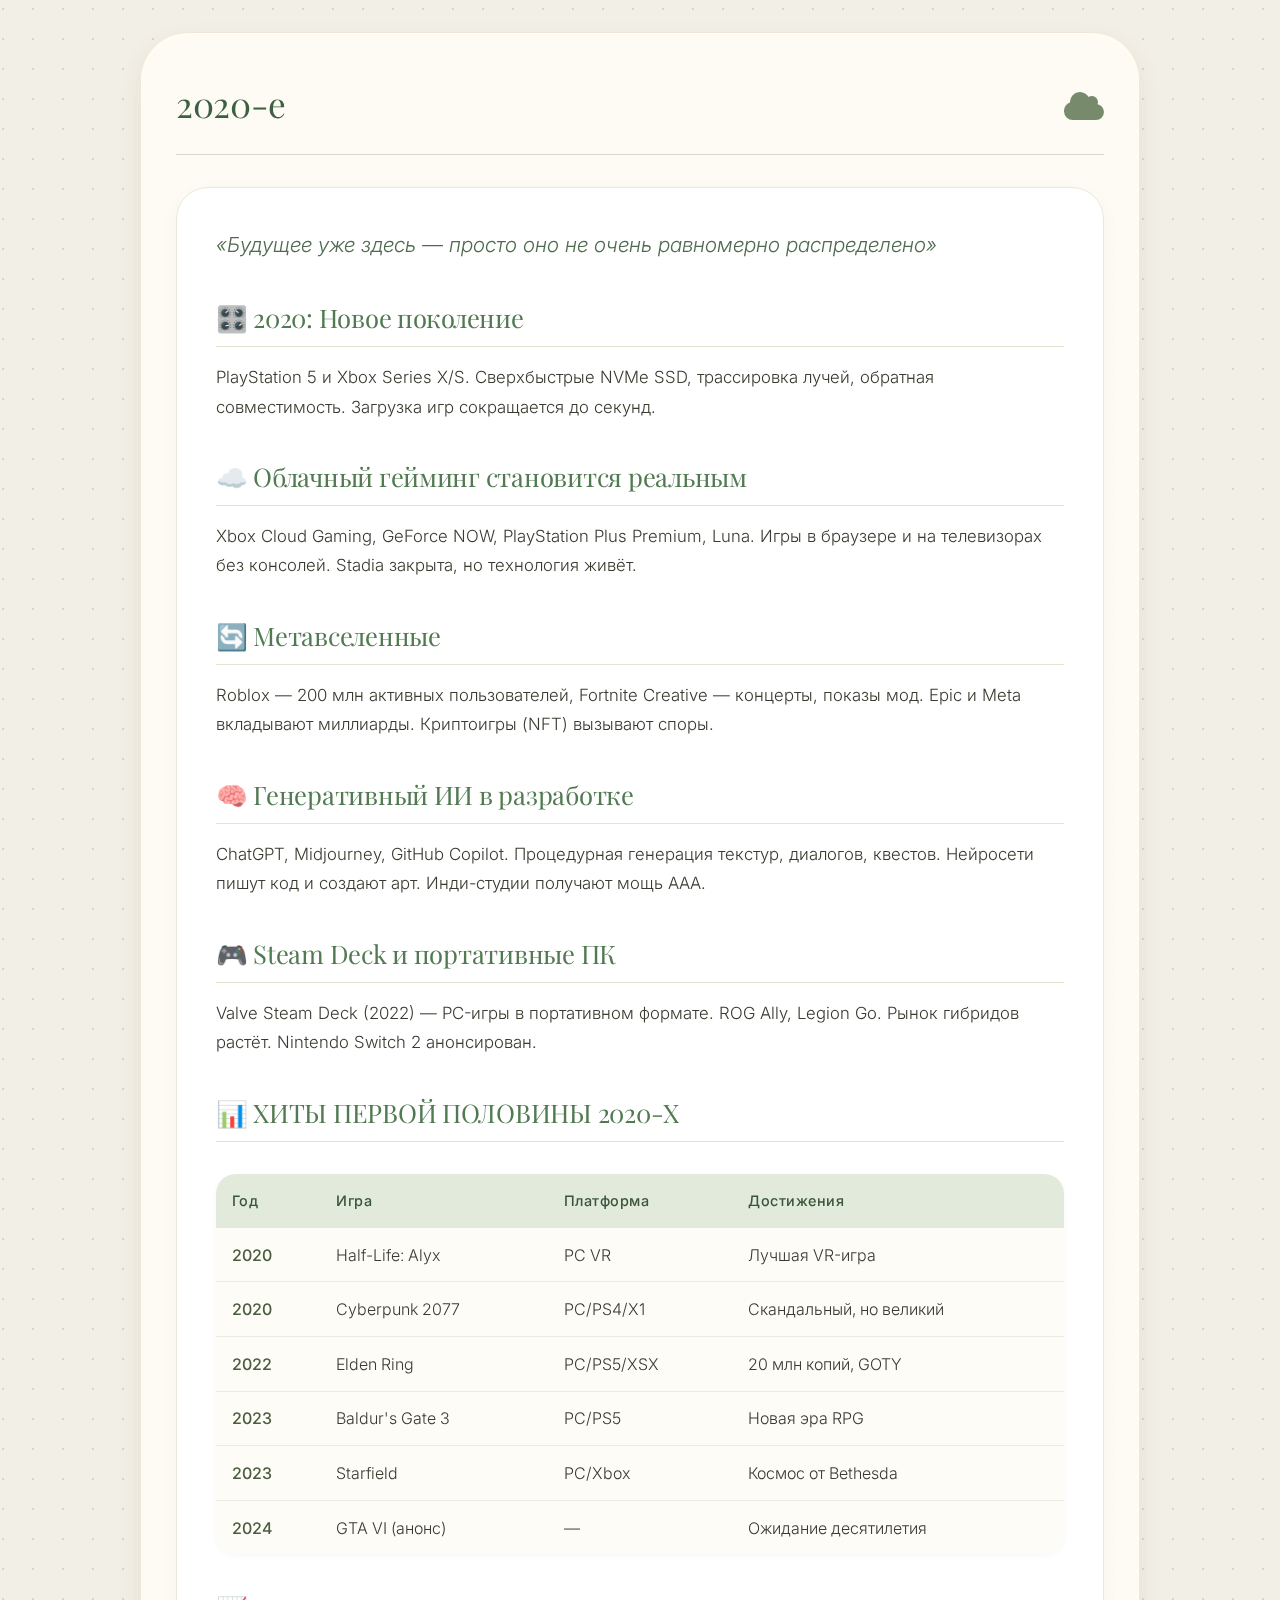
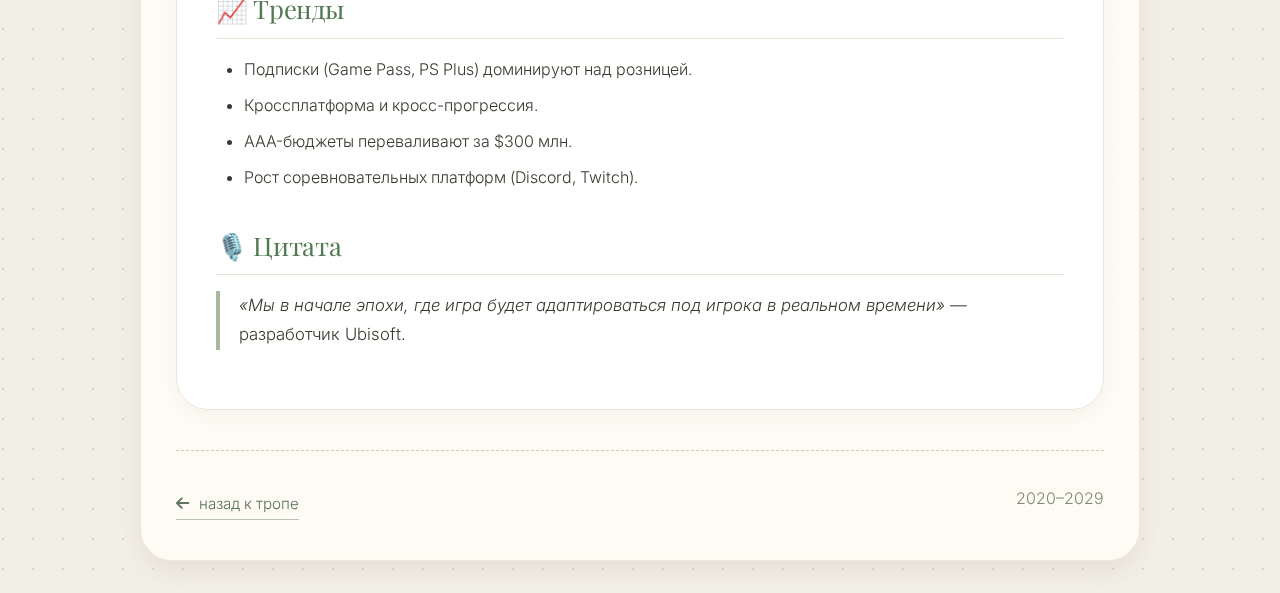
<file: 2020s.html>
<!DOCTYPE html>
<html lang="ru">
<head>
  <meta charset="UTF-8">
  <meta name="viewport" content="width=device-width, initial-scale=1.0">
  <title>2020‑е — облака, ИИ и гибриды</title>
  <link href="https://fonts.googleapis.com/css2?family=Inter:wght@300;400;500;600&family=Playfair+Display:wght@400;600&display=swap" rel="stylesheet">
  <link rel="stylesheet" href="https://cdnjs.cloudflare.com/ajax/libs/font-awesome/6.0.0-beta3/css/all.min.css">
  <link rel="stylesheet" href="../style.css">
</head>
<body>
  <div class="container era-page">
    <div class="era-header">
      <h2>2020‑е</h2>
      <span class="era-icon"><i class="fas fa-cloud"></i></span>
    </div>
    <div class="era-content">
      <p style="font-size:1.3rem; font-style:italic; color:#4f6b4f;">«Будущее уже здесь — просто оно не очень равномерно распределено»</p>
      
      <h3>🎛️ 2020: Новое поколение</h3>
      <p>PlayStation 5 и Xbox Series X/S. Сверхбыстрые NVMe SSD, трассировка лучей, обратная совместимость. Загрузка игр сокращается до секунд.</p>
      
      <h3>☁️ Облачный гейминг становится реальным</h3>
      <p>Xbox Cloud Gaming, GeForce NOW, PlayStation Plus Premium, Luna. Игры в браузере и на телевизорах без консолей. Stadia закрыта, но технология живёт.</p>
      
      <h3>🔄 Метавселенные</h3>
      <p>Roblox — 200 млн активных пользователей, Fortnite Creative — концерты, показы мод. Epic и Meta вкладывают миллиарды. Криптоигры (NFT) вызывают споры.</p>
      
      <h3>🧠 Генеративный ИИ в разработке</h3>
      <p>ChatGPT, Midjourney, GitHub Copilot. Процедурная генерация текстур, диалогов, квестов. Нейросети пишут код и создают арт. Инди-студии получают мощь AAA.</p>
      
      <h3>🎮 Steam Deck и портативные ПК</h3>
      <p>Valve Steam Deck (2022) — PC-игры в портативном формате. ROG Ally, Legion Go. Рынок гибридов растёт. Nintendo Switch 2 анонсирован.</p>
      
      <h3>📊 ХИТЫ ПЕРВОЙ ПОЛОВИНЫ 2020-Х</h3>
      <table class="era-table">
        <thead><tr><th>Год</th><th>Игра</th><th>Платформа</th><th>Достижения</th></tr></thead>
        <tbody>
          <tr><td>2020</td><td>Half-Life: Alyx</td><td>PC VR</td><td>Лучшая VR-игра</td></tr>
          <tr><td>2020</td><td>Cyberpunk 2077</td><td>PC/PS4/X1</td><td>Скандальный, но великий</td></tr>
          <tr><td>2022</td><td>Elden Ring</td><td>PC/PS5/XSX</td><td>20 млн копий, GOTY</td></tr>
          <tr><td>2023</td><td>Baldur's Gate 3</td><td>PC/PS5</td><td>Новая эра RPG</td></tr>
          <tr><td>2023</td><td>Starfield</td><td>PC/Xbox</td><td>Космос от Bethesda</td></tr>
          <tr><td>2024</td><td>GTA VI (анонс)</td><td>—</td><td>Ожидание десятилетия</td></tr>
        </tbody>
      </table>
      
      <h3>📈 Тренды</h3>
      <ul>
        <li>Подписки (Game Pass, PS Plus) доминируют над розницей.</li>
        <li>Кроссплатформа и кросс-прогрессия.</li>
        <li>AAA-бюджеты переваливают за $300 млн.</li>
        <li>Рост соревновательных платформ (Discord, Twitch).</li>
      </ul>
      
      <h3>🎙️ Цитата</h3>
      <p style="border-left: 4px solid #a7b89e; padding-left: 1.2rem;"><em>«Мы в начале эпохи, где игра будет адаптироваться под игрока в реальном времени»</em> — разработчик Ubisoft.</p>
    </div>
    <div class="era-footer">
      <a href="../index.html" class="nav-back"><i class="fas fa-arrow-left"></i> назад к тропе</a>
      <span>2020–2029</span>
    </div>
  </div>
</body>
</html>
</file>
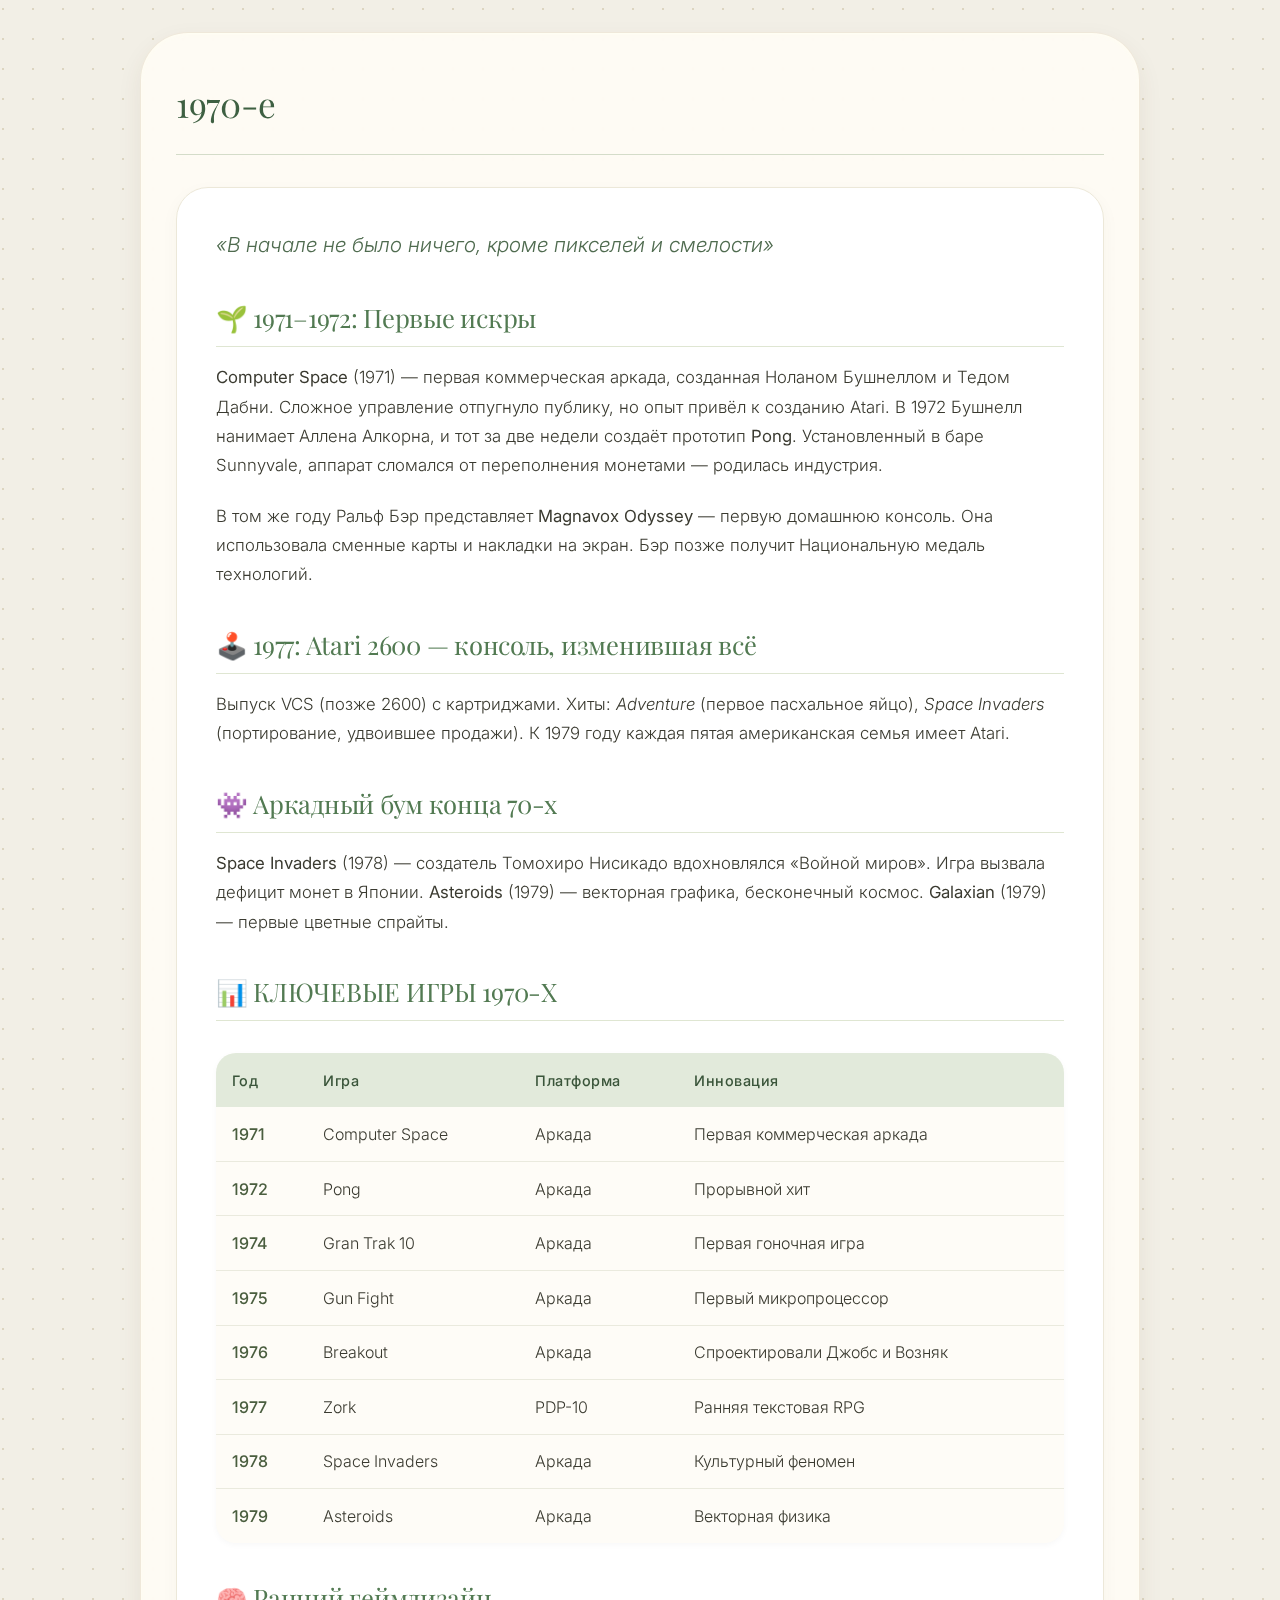
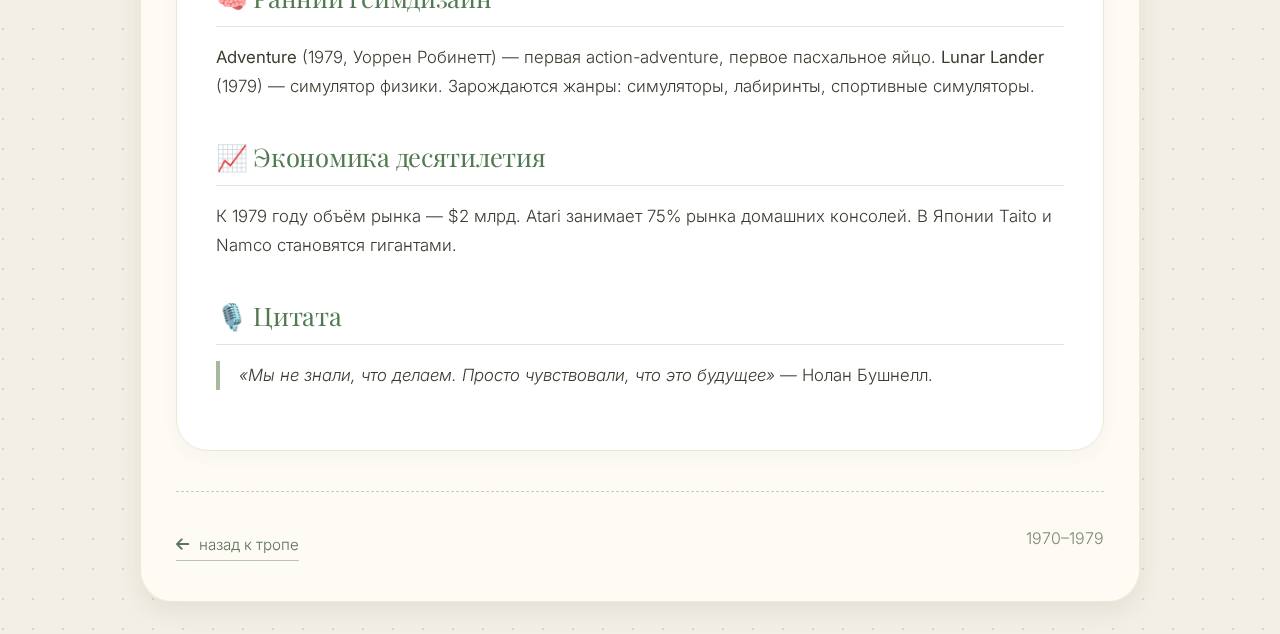
<file: Pages/1970s.html>
<!DOCTYPE html>
<html lang="ru">
<head>
  <meta charset="UTF-8">
  <meta name="viewport" content="width=device-width, initial-scale=1.0">
  <title>1970‑е — рождение видеоигр</title>
  <link href="https://fonts.googleapis.com/css2?family=Inter:wght@300;400;500;600&family=Playfair+Display:wght@400;600&display=swap" rel="stylesheet">
  <link rel="stylesheet" href="https://cdnjs.cloudflare.com/ajax/libs/font-awesome/6.0.0-beta3/css/all.min.css">
  <link rel="stylesheet" href="../style.css">
</head>
<body>
  <div class="container era-page">
    <div class="era-header">
      <h2>1970‑е</h2>
      <span class="era-icon"><i class="fas fa-tv-retro"></i></span>
    </div>
    <div class="era-content">
      <p style="font-size:1.3rem; font-style:italic; color:#4f6b4f;">«В начале не было ничего, кроме пикселей и смелости»</p>
      
      <h3>🌱 1971–1972: Первые искры</h3>
      <p><strong>Computer Space</strong> (1971) — первая коммерческая аркада, созданная Ноланом Бушнеллом и Тедом Дабни. Сложное управление отпугнуло публику, но опыт привёл к созданию Atari. В 1972 Бушнелл нанимает Аллена Алкорна, и тот за две недели создаёт прототип <strong>Pong</strong>. Установленный в баре Sunnyvale, аппарат сломался от переполнения монетами — родилась индустрия.</p>
      <p>В том же году Ральф Бэр представляет <strong>Magnavox Odyssey</strong> — первую домашнюю консоль. Она использовала сменные карты и накладки на экран. Бэр позже получит Национальную медаль технологий.</p>
      
      <h3>🕹️ 1977: Atari 2600 — консоль, изменившая всё</h3>
      <p>Выпуск VCS (позже 2600) с картриджами. Хиты: <em>Adventure</em> (первое пасхальное яйцо), <em>Space Invaders</em> (портирование, удвоившее продажи). К 1979 году каждая пятая американская семья имеет Atari.</p>
      
      <h3>👾 Аркадный бум конца 70-х</h3>
      <p><strong>Space Invaders</strong> (1978) — создатель Томохиро Нисикадо вдохновлялся «Войной миров». Игра вызвала дефицит монет в Японии. <strong>Asteroids</strong> (1979) — векторная графика, бесконечный космос. <strong>Galaxian</strong> (1979) — первые цветные спрайты.</p>
      
      <h3>📊 КЛЮЧЕВЫЕ ИГРЫ 1970-Х</h3>
      <table class="era-table">
        <thead><tr><th>Год</th><th>Игра</th><th>Платформа</th><th>Инновация</th></tr></thead>
        <tbody>
          <tr><td>1971</td><td>Computer Space</td><td>Аркада</td><td>Первая коммерческая аркада</td></tr>
          <tr><td>1972</td><td>Pong</td><td>Аркада</td><td>Прорывной хит</td></tr>
          <tr><td>1974</td><td>Gran Trak 10</td><td>Аркада</td><td>Первая гоночная игра</td></tr>
          <tr><td>1975</td><td>Gun Fight</td><td>Аркада</td><td>Первый микропроцессор</td></tr>
          <tr><td>1976</td><td>Breakout</td><td>Аркада</td><td>Спроектировали Джобс и Возняк</td></tr>
          <tr><td>1977</td><td>Zork</td><td>PDP-10</td><td>Ранняя текстовая RPG</td></tr>
          <tr><td>1978</td><td>Space Invaders</td><td>Аркада</td><td>Культурный феномен</td></tr>
          <tr><td>1979</td><td>Asteroids</td><td>Аркада</td><td>Векторная физика</td></tr>
        </tbody>
      </table>

      <h3>🧠 Ранний геймдизайн</h3>
      <p><strong>Adventure</strong> (1979, Уоррен Робинетт) — первая action-adventure, первое пасхальное яйцо. <strong>Lunar Lander</strong> (1979) — симулятор физики. Зарождаются жанры: симуляторы, лабиринты, спортивные симуляторы.</p>
      
      <h3>📈 Экономика десятилетия</h3>
      <p>К 1979 году объём рынка — $2 млрд. Atari занимает 75% рынка домашних консолей. В Японии Taito и Namco становятся гигантами.</p>
      
      <h3>🎙️ Цитата</h3>
      <p style="border-left: 4px solid #a7b89e; padding-left: 1.2rem;"><em>«Мы не знали, что делаем. Просто чувствовали, что это будущее»</em> — Нолан Бушнелл.</p>
    </div>
    <div class="era-footer">
      <a href="../index.html" class="nav-back"><i class="fas fa-arrow-left"></i> назад к тропе</a>
      <span>1970–1979</span>
    </div>
  </div>
</body>
</html>
</file>
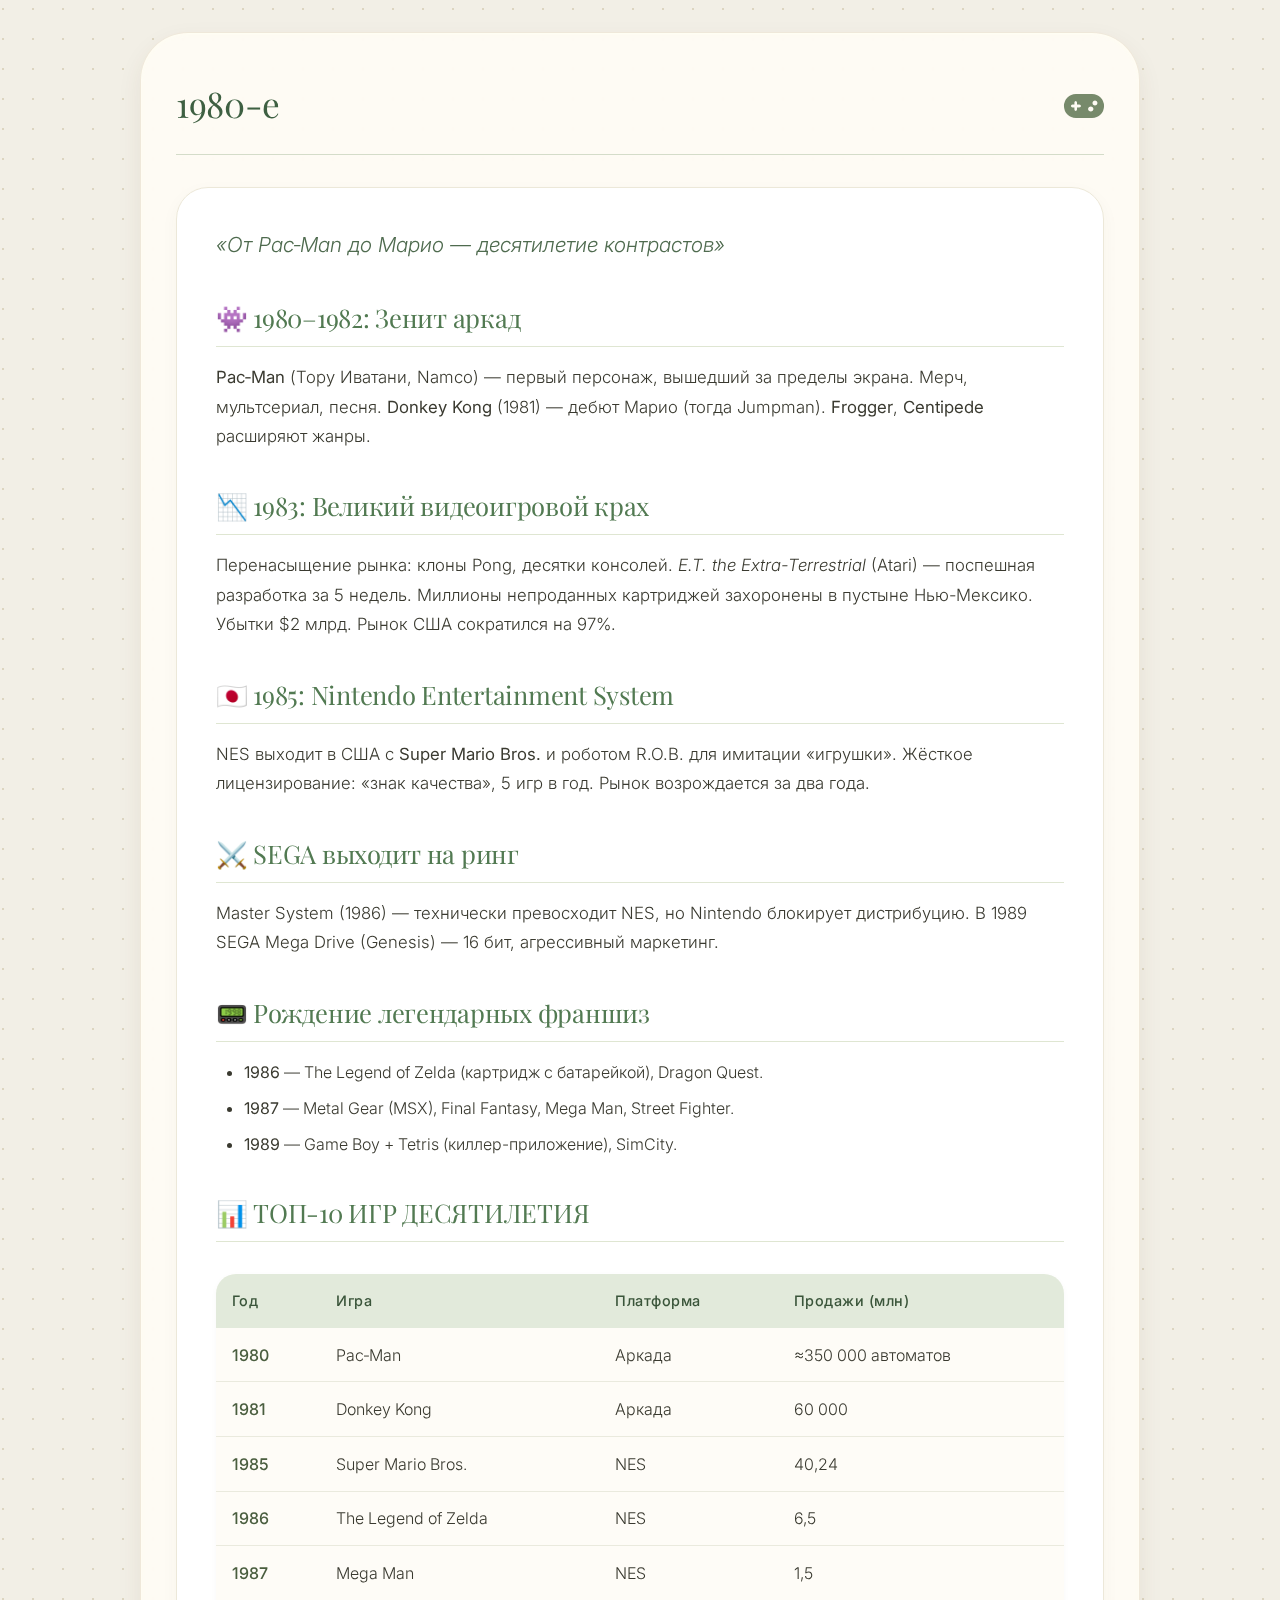
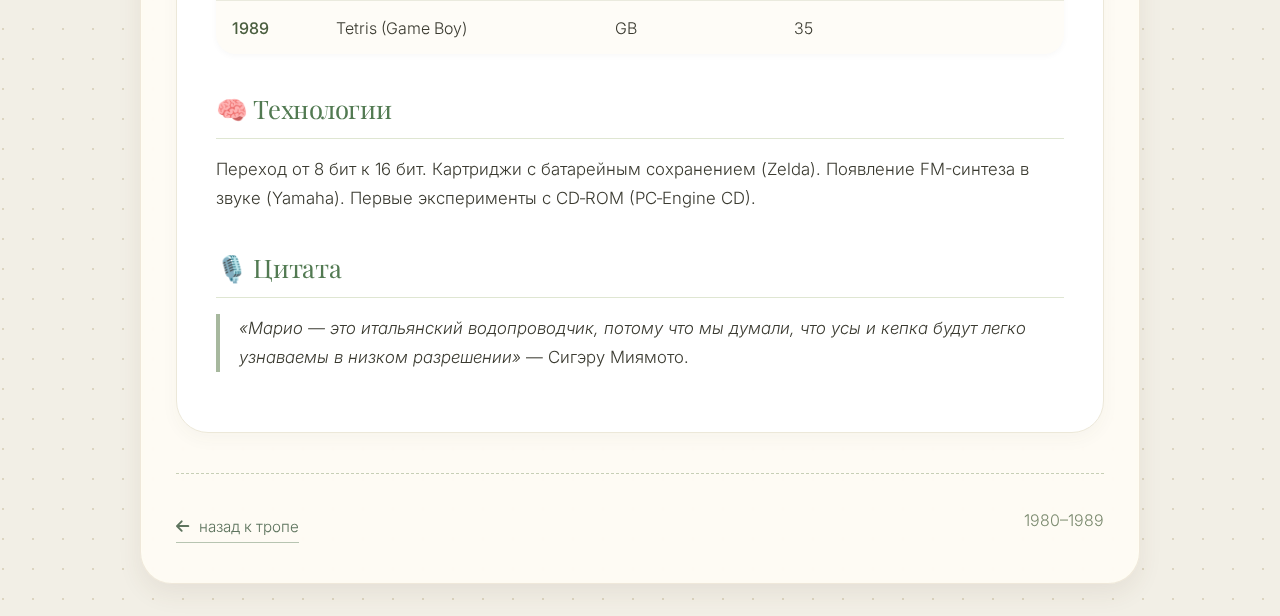
<file: Pages/1980s.html>
<!DOCTYPE html>
<html lang="ru">
<head>
  <meta charset="UTF-8">
  <meta name="viewport" content="width=device-width, initial-scale=1.0">
  <title>1980‑е — кризис и возрождение</title>
  <link href="https://fonts.googleapis.com/css2?family=Inter:wght@300;400;500;600&family=Playfair+Display:wght@400;600&display=swap" rel="stylesheet">
  <link rel="stylesheet" href="https://cdnjs.cloudflare.com/ajax/libs/font-awesome/6.0.0-beta3/css/all.min.css">
  <link rel="stylesheet" href="../style.css">
</head>
<body>
  <div class="container era-page">
    <div class="era-header">
      <h2>1980‑е</h2>
      <span class="era-icon"><i class="fas fa-gamepad"></i></span>
    </div>
    <div class="era-content">
      <p style="font-size:1.3rem; font-style:italic; color:#4f6b4f;">«От Pac‑Man до Марио — десятилетие контрастов»</p>
      
      <h3>👾 1980–1982: Зенит аркад</h3>
      <p><strong>Pac‑Man</strong> (Тору Иватани, Namco) — первый персонаж, вышедший за пределы экрана. Мерч, мультсериал, песня. <strong>Donkey Kong</strong> (1981) — дебют Марио (тогда Jumpman). <strong>Frogger</strong>, <strong>Centipede</strong> расширяют жанры.</p>
      
      <h3>📉 1983: Великий видеоигровой крах</h3>
      <p>Перенасыщение рынка: клоны Pong, десятки консолей. <em>E.T. the Extra-Terrestrial</em> (Atari) — поспешная разработка за 5 недель. Миллионы непроданных картриджей захоронены в пустыне Нью-Мексико. Убытки $2 млрд. Рынок США сократился на 97%.</p>
      
      <h3>🇯🇵 1985: Nintendo Entertainment System</h3>
      <p>NES выходит в США с <strong>Super Mario Bros.</strong> и роботом R.O.B. для имитации «игрушки». Жёсткое лицензирование: «знак качества», 5 игр в год. Рынок возрождается за два года.</p>
      
      <h3>⚔️ SEGA выходит на ринг</h3>
      <p>Master System (1986) — технически превосходит NES, но Nintendo блокирует дистрибуцию. В 1989 SEGA Mega Drive (Genesis) — 16 бит, агрессивный маркетинг.</p>
      
      <h3>📟 Рождение легендарных франшиз</h3>
      <ul>
        <li><strong>1986</strong> — The Legend of Zelda (картридж с батарейкой), Dragon Quest.</li>
        <li><strong>1987</strong> — Metal Gear (MSX), Final Fantasy, Mega Man, Street Fighter.</li>
        <li><strong>1989</strong> — Game Boy + Tetris (киллер-приложение), SimCity.</li>
      </ul>
      
      <h3>📊 ТОП‑10 ИГР ДЕСЯТИЛЕТИЯ</h3>
      <table class="era-table">
        <thead><tr><th>Год</th><th>Игра</th><th>Платформа</th><th>Продажи (млн)</th></tr></thead>
        <tbody>
          <tr><td>1980</td><td>Pac‑Man</td><td>Аркада</td><td>≈350 000 автоматов</td></tr>
          <tr><td>1981</td><td>Donkey Kong</td><td>Аркада</td><td>60 000</td></tr>
          <tr><td>1985</td><td>Super Mario Bros.</td><td>NES</td><td>40,24</td></tr>
          <tr><td>1986</td><td>The Legend of Zelda</td><td>NES</td><td>6,5</td></tr>
          <tr><td>1987</td><td>Mega Man</td><td>NES</td><td>1,5</td></tr>
          <tr><td>1989</td><td>Tetris (Game Boy)</td><td>GB</td><td>35</td></tr>
        </tbody>
      </table>
      
      <h3>🧠 Технологии</h3>
      <p>Переход от 8 бит к 16 бит. Картриджи с батарейным сохранением (Zelda). Появление FM-синтеза в звуке (Yamaha). Первые эксперименты с CD‑ROM (PC‑Engine CD).</p>
      
      <h3>🎙️ Цитата</h3>
      <p style="border-left: 4px solid #a7b89e; padding-left: 1.2rem;"><em>«Марио — это итальянский водопроводчик, потому что мы думали, что усы и кепка будут легко узнаваемы в низком разрешении»</em> — Сигэру Миямото.</p>
    </div>
    <div class="era-footer">
      <a href="../index.html" class="nav-back"><i class="fas fa-arrow-left"></i> назад к тропе</a>
      <span>1980–1989</span>
    </div>
  </div>
</body>
</html>
</file>
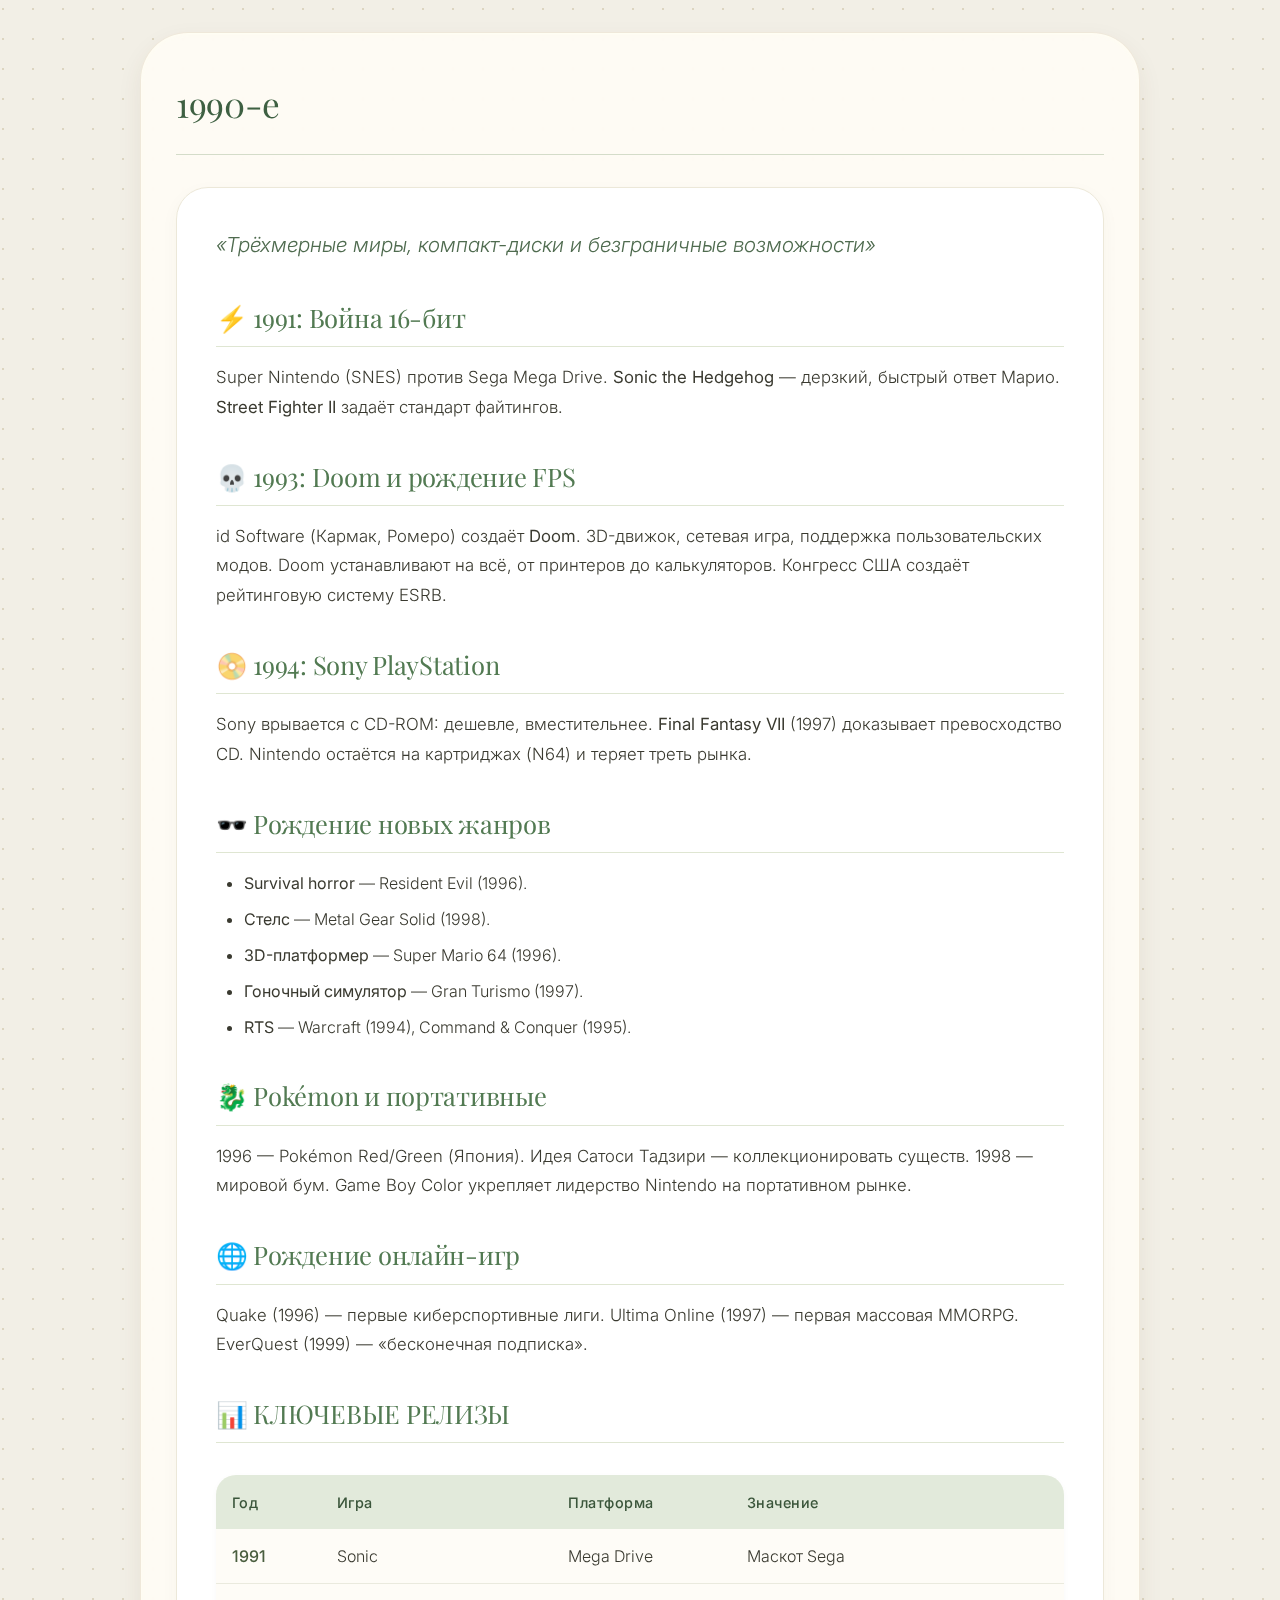
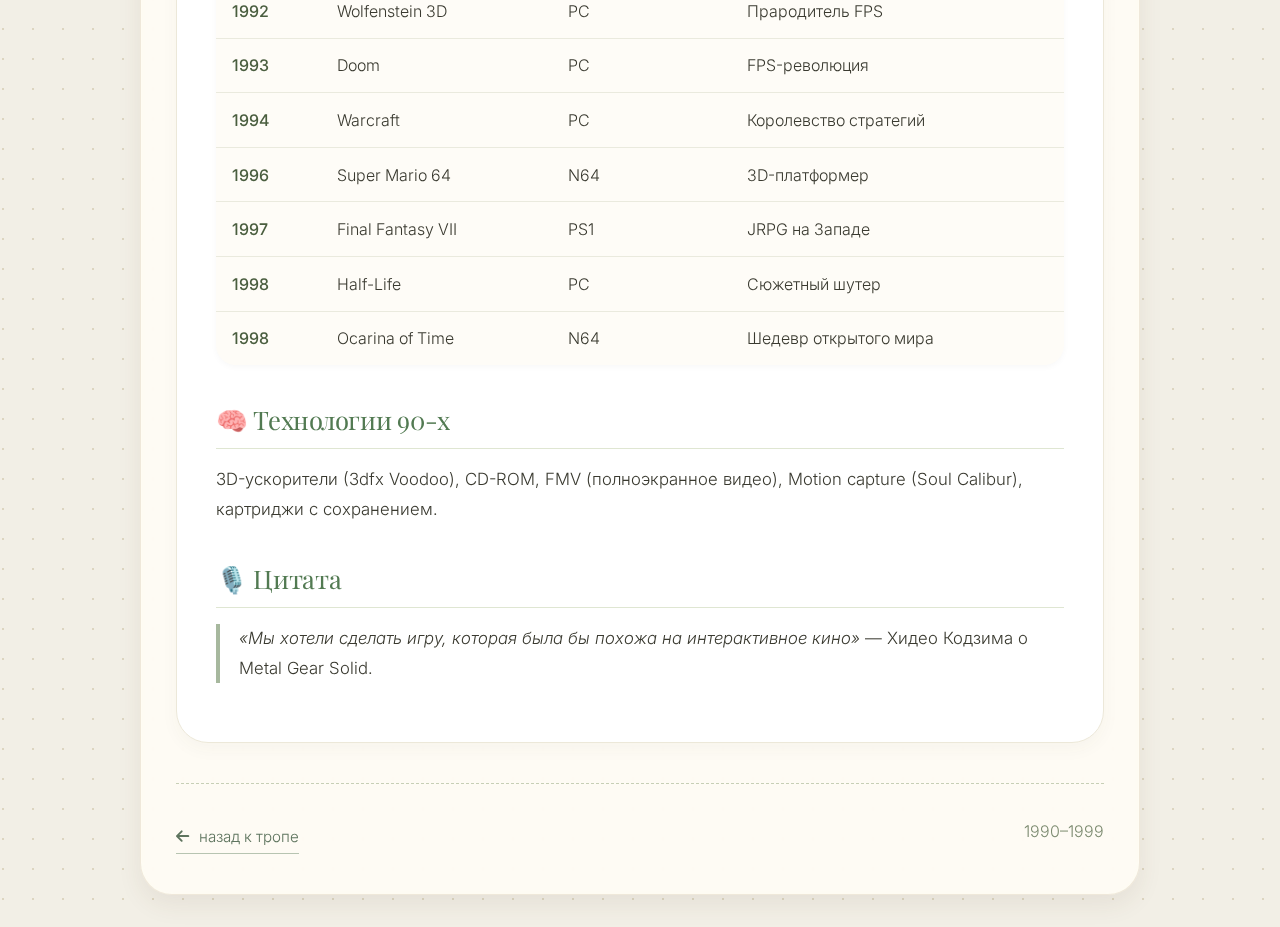
<file: Pages/1990s.html>
<!DOCTYPE html>
<html lang="ru">
<head>
  <meta charset="UTF-8">
  <meta name="viewport" content="width=device-width, initial-scale=1.0">
  <title>1990‑е — эра 3D и PlayStation</title>
  <link href="https://fonts.googleapis.com/css2?family=Inter:wght@300;400;500;600&family=Playfair+Display:wght@400;600&display=swap" rel="stylesheet">
  <link rel="stylesheet" href="https://cdnjs.cloudflare.com/ajax/libs/font-awesome/6.0.0-beta3/css/all.min.css">
  <link rel="stylesheet" href="../style.css">
</head>
<body>
  <div class="container era-page">
    <div class="era-header">
      <h2>1990‑е</h2>
      <span class="era-icon"><i class="fas fa-computer"></i></span>
    </div>
    <div class="era-content">
      <p style="font-size:1.3rem; font-style:italic; color:#4f6b4f;">«Трёхмерные миры, компакт-диски и безграничные возможности»</p>
      
      <h3>⚡ 1991: Война 16-бит</h3>
      <p>Super Nintendo (SNES) против Sega Mega Drive. <strong>Sonic the Hedgehog</strong> — дерзкий, быстрый ответ Марио. <strong>Street Fighter II</strong> задаёт стандарт файтингов.</p>
      
      <h3>💀 1993: Doom и рождение FPS</h3>
      <p>id Software (Кармак, Ромеро) создаёт <strong>Doom</strong>. 3D-движок, сетевая игра, поддержка пользовательских модов. Doom устанавливают на всё, от принтеров до калькуляторов. Конгресс США создаёт рейтинговую систему ESRB.</p>
      
      <h3>📀 1994: Sony PlayStation</h3>
      <p>Sony врывается с CD-ROM: дешевле, вместительнее. <strong>Final Fantasy VII</strong> (1997) доказывает превосходство CD. Nintendo остаётся на картриджах (N64) и теряет треть рынка.</p>
      
      <h3>🕶️ Рождение новых жанров</h3>
      <ul>
        <li><strong>Survival horror</strong> — Resident Evil (1996).</li>
        <li><strong>Стелс</strong> — Metal Gear Solid (1998).</li>
        <li><strong>3D-платформер</strong> — Super Mario 64 (1996).</li>
        <li><strong>Гоночный симулятор</strong> — Gran Turismo (1997).</li>
        <li><strong>RTS</strong> — Warcraft (1994), Command & Conquer (1995).</li>
      </ul>
      
      <h3>🐉 Pokémon и портативные</h3>
      <p>1996 — Pokémon Red/Green (Япония). Идея Сатоси Тадзири — коллекционировать существ. 1998 — мировой бум. Game Boy Color укрепляет лидерство Nintendo на портативном рынке.</p>
      
      <h3>🌐 Рождение онлайн-игр</h3>
      <p>Quake (1996) — первые киберспортивные лиги. Ultima Online (1997) — первая массовая MMORPG. EverQuest (1999) — «бесконечная подписка».</p>
      
      <h3>📊 КЛЮЧЕВЫЕ РЕЛИЗЫ</h3>
      <table class="era-table">
        <thead><tr><th>Год</th><th>Игра</th><th>Платформа</th><th>Значение</th></tr></thead>
        <tbody>
          <tr><td>1991</td><td>Sonic</td><td>Mega Drive</td><td>Маскот Sega</td></tr>
          <tr><td>1992</td><td>Wolfenstein 3D</td><td>PC</td><td>Прародитель FPS</td></tr>
          <tr><td>1993</td><td>Doom</td><td>PC</td><td>FPS-революция</td></tr>
          <tr><td>1994</td><td>Warcraft</td><td>PC</td><td>Королевство стратегий</td></tr>
          <tr><td>1996</td><td>Super Mario 64</td><td>N64</td><td>3D-платформер</td></tr>
          <tr><td>1997</td><td>Final Fantasy VII</td><td>PS1</td><td>JRPG на Западе</td></tr>
          <tr><td>1998</td><td>Half-Life</td><td>PC</td><td>Сюжетный шутер</td></tr>
          <tr><td>1998</td><td>Ocarina of Time</td><td>N64</td><td>Шедевр открытого мира</td></tr>
        </tbody>
      </table>
      
      <h3>🧠 Технологии 90-х</h3>
      <p>3D-ускорители (3dfx Voodoo), CD-ROM, FMV (полноэкранное видео), Motion capture (Soul Calibur), картриджи с сохранением.</p>
      
      <h3>🎙️ Цитата</h3>
      <p style="border-left: 4px solid #a7b89e; padding-left: 1.2rem;"><em>«Мы хотели сделать игру, которая была бы похожа на интерактивное кино»</em> — Хидео Кодзима о Metal Gear Solid.</p>
    </div>
    <div class="era-footer">
      <a href="../index.html" class="nav-back"><i class="fas fa-arrow-left"></i> назад к тропе</a>
      <span>1990–1999</span>
    </div>
  </div>
</body>
</html>
</file>
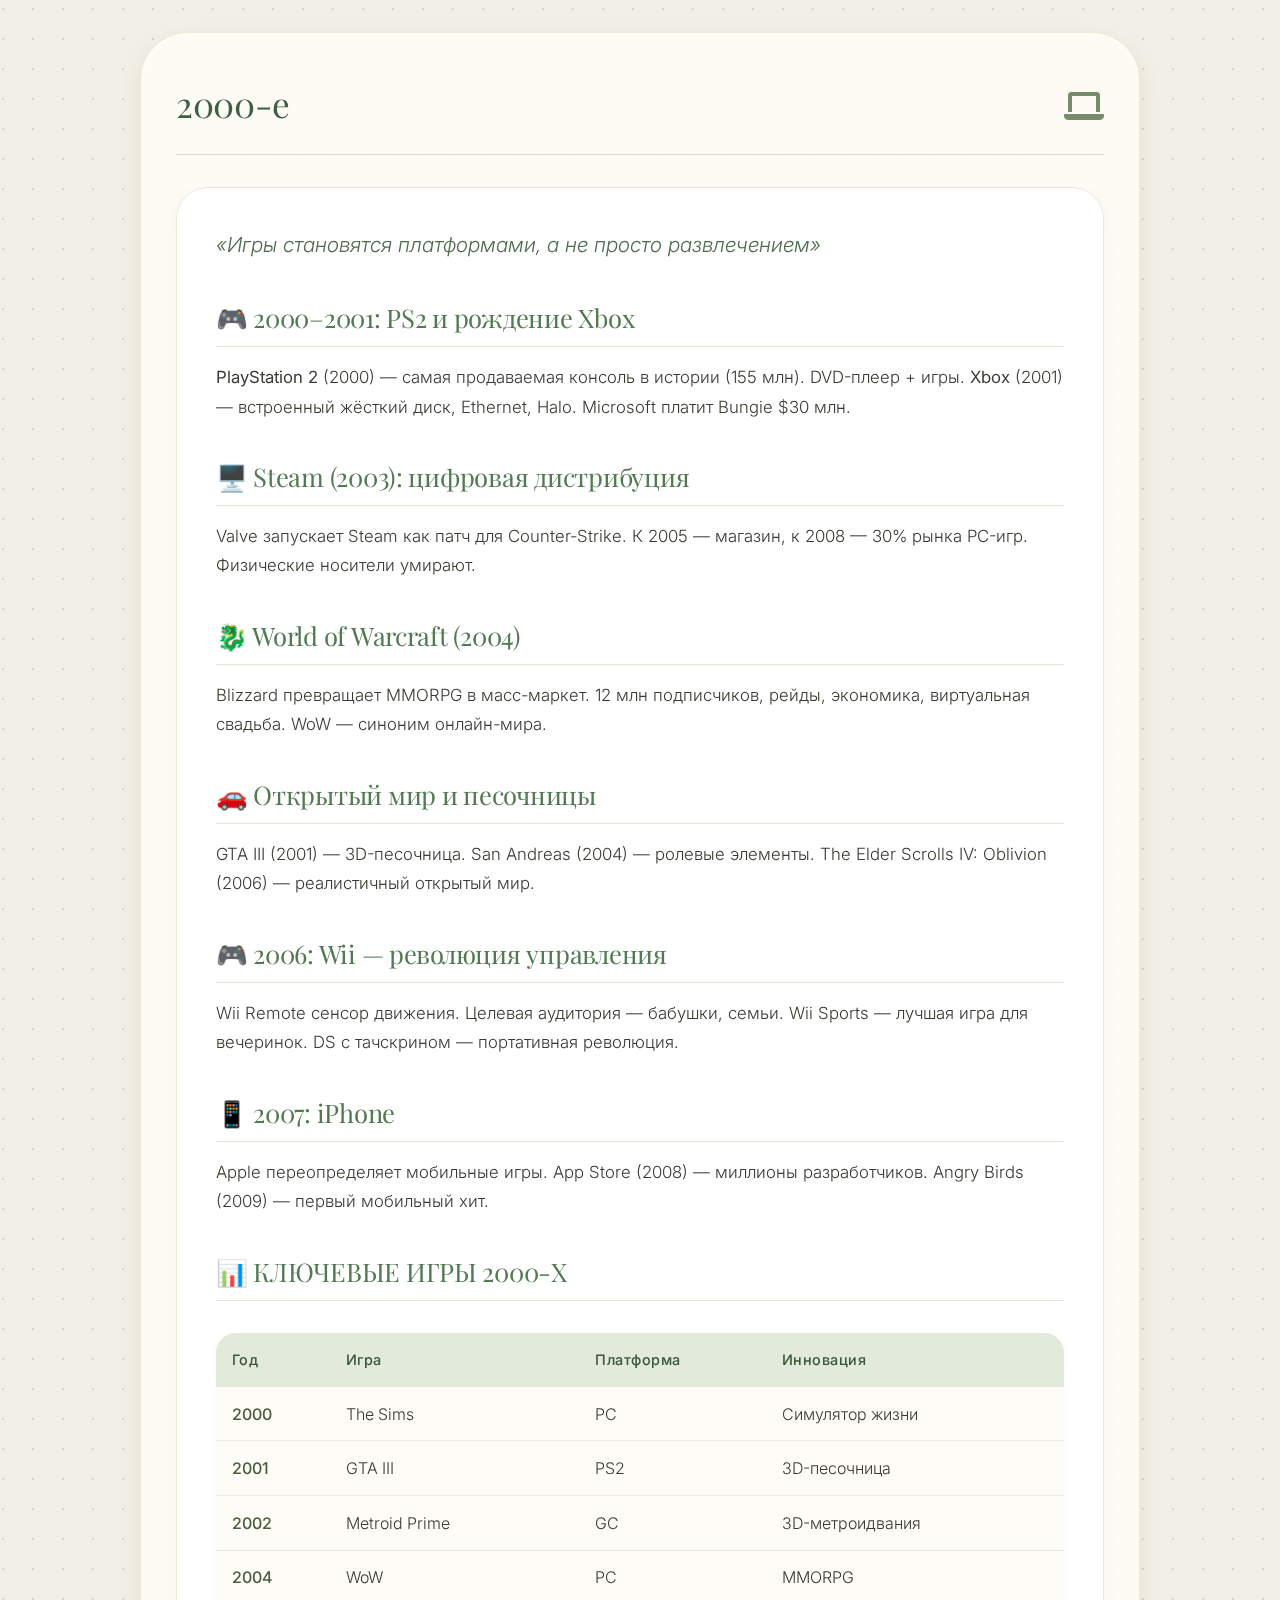
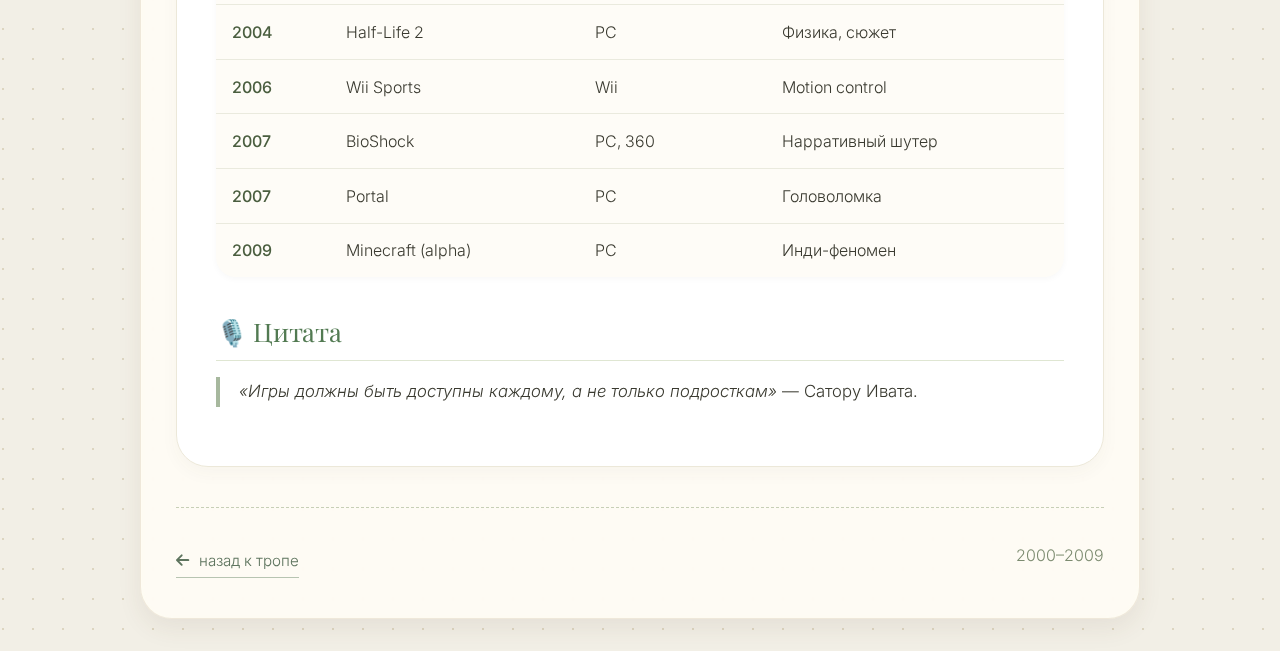
<file: Pages/2000s.html>
<!DOCTYPE html>
<html lang="ru">
<head>
  <meta charset="UTF-8">
  <meta name="viewport" content="width=device-width, initial-scale=1.0">
  <title>2000‑е — цифровая революция</title>
  <link href="https://fonts.googleapis.com/css2?family=Inter:wght@300;400;500;600&family=Playfair+Display:wght@400;600&display=swap" rel="stylesheet">
  <link rel="stylesheet" href="https://cdnjs.cloudflare.com/ajax/libs/font-awesome/6.0.0-beta3/css/all.min.css">
  <link rel="stylesheet" href="../style.css">
</head>
<body>
  <div class="container era-page">
    <div class="era-header">
      <h2>2000‑е</h2>
      <span class="era-icon"><i class="fas fa-laptop"></i></span>
    </div>
    <div class="era-content">
      <p style="font-size:1.3rem; font-style:italic; color:#4f6b4f;">«Игры становятся платформами, а не просто развлечением»</p>
      
      <h3>🎮 2000–2001: PS2 и рождение Xbox</h3>
      <p><strong>PlayStation 2</strong> (2000) — самая продаваемая консоль в истории (155 млн). DVD-плеер + игры. <strong>Xbox</strong> (2001) — встроенный жёсткий диск, Ethernet, Halo. Microsoft платит Bungie $30 млн.</p>
      
      <h3>🖥️ Steam (2003): цифровая дистрибуция</h3>
      <p>Valve запускает Steam как патч для Counter-Strike. К 2005 — магазин, к 2008 — 30% рынка PC-игр. Физические носители умирают.</p>
      
      <h3>🐉 World of Warcraft (2004)</h3>
      <p>Blizzard превращает MMORPG в масс-маркет. 12 млн подписчиков, рейды, экономика, виртуальная свадьба. WoW — синоним онлайн-мира.</p>
      
      <h3>🚗 Открытый мир и песочницы</h3>
      <p>GTA III (2001) — 3D-песочница. San Andreas (2004) — ролевые элементы. The Elder Scrolls IV: Oblivion (2006) — реалистичный открытый мир.</p>
      
      <h3>🎮 2006: Wii — революция управления</h3>
      <p>Wii Remote сенсор движения. Целевая аудитория — бабушки, семьи. Wii Sports — лучшая игра для вечеринок. DS с тачскрином — портативная революция.</p>
      
      <h3>📱 2007: iPhone</h3>
      <p>Apple переопределяет мобильные игры. App Store (2008) — миллионы разработчиков. Angry Birds (2009) — первый мобильный хит.</p>
      
      <h3>📊 КЛЮЧЕВЫЕ ИГРЫ 2000-Х</h3>
      <table class="era-table">
        <thead><tr><th>Год</th><th>Игра</th><th>Платформа</th><th>Инновация</th></tr></thead>
        <tbody>
          <tr><td>2000</td><td>The Sims</td><td>PC</td><td>Симулятор жизни</td></tr>
          <tr><td>2001</td><td>GTA III</td><td>PS2</td><td>3D-песочница</td></tr>
          <tr><td>2002</td><td>Metroid Prime</td><td>GC</td><td>3D-метроидвания</td></tr>
          <tr><td>2004</td><td>WoW</td><td>PC</td><td>MMORPG</td></tr>
          <tr><td>2004</td><td>Half-Life 2</td><td>PC</td><td>Физика, сюжет</td></tr>
          <tr><td>2006</td><td>Wii Sports</td><td>Wii</td><td>Motion control</td></tr>
          <tr><td>2007</td><td>BioShock</td><td>PC, 360</td><td>Нарративный шутер</td></tr>
          <tr><td>2007</td><td>Portal</td><td>PC</td><td>Головоломка</td></tr>
          <tr><td>2009</td><td>Minecraft (alpha)</td><td>PC</td><td>Инди-феномен</td></tr>
        </tbody>
      </table>
      
      <h3>🎙️ Цитата</h3>
      <p style="border-left: 4px solid #a7b89e; padding-left: 1.2rem;"><em>«Игры должны быть доступны каждому, а не только подросткам»</em> — Сатору Ивата.</p>
    </div>
    <div class="era-footer">
      <a href="../index.html" class="nav-back"><i class="fas fa-arrow-left"></i> назад к тропе</a>
      <span>2000–2009</span>
    </div>
  </div>
</body>
</html>
</file>
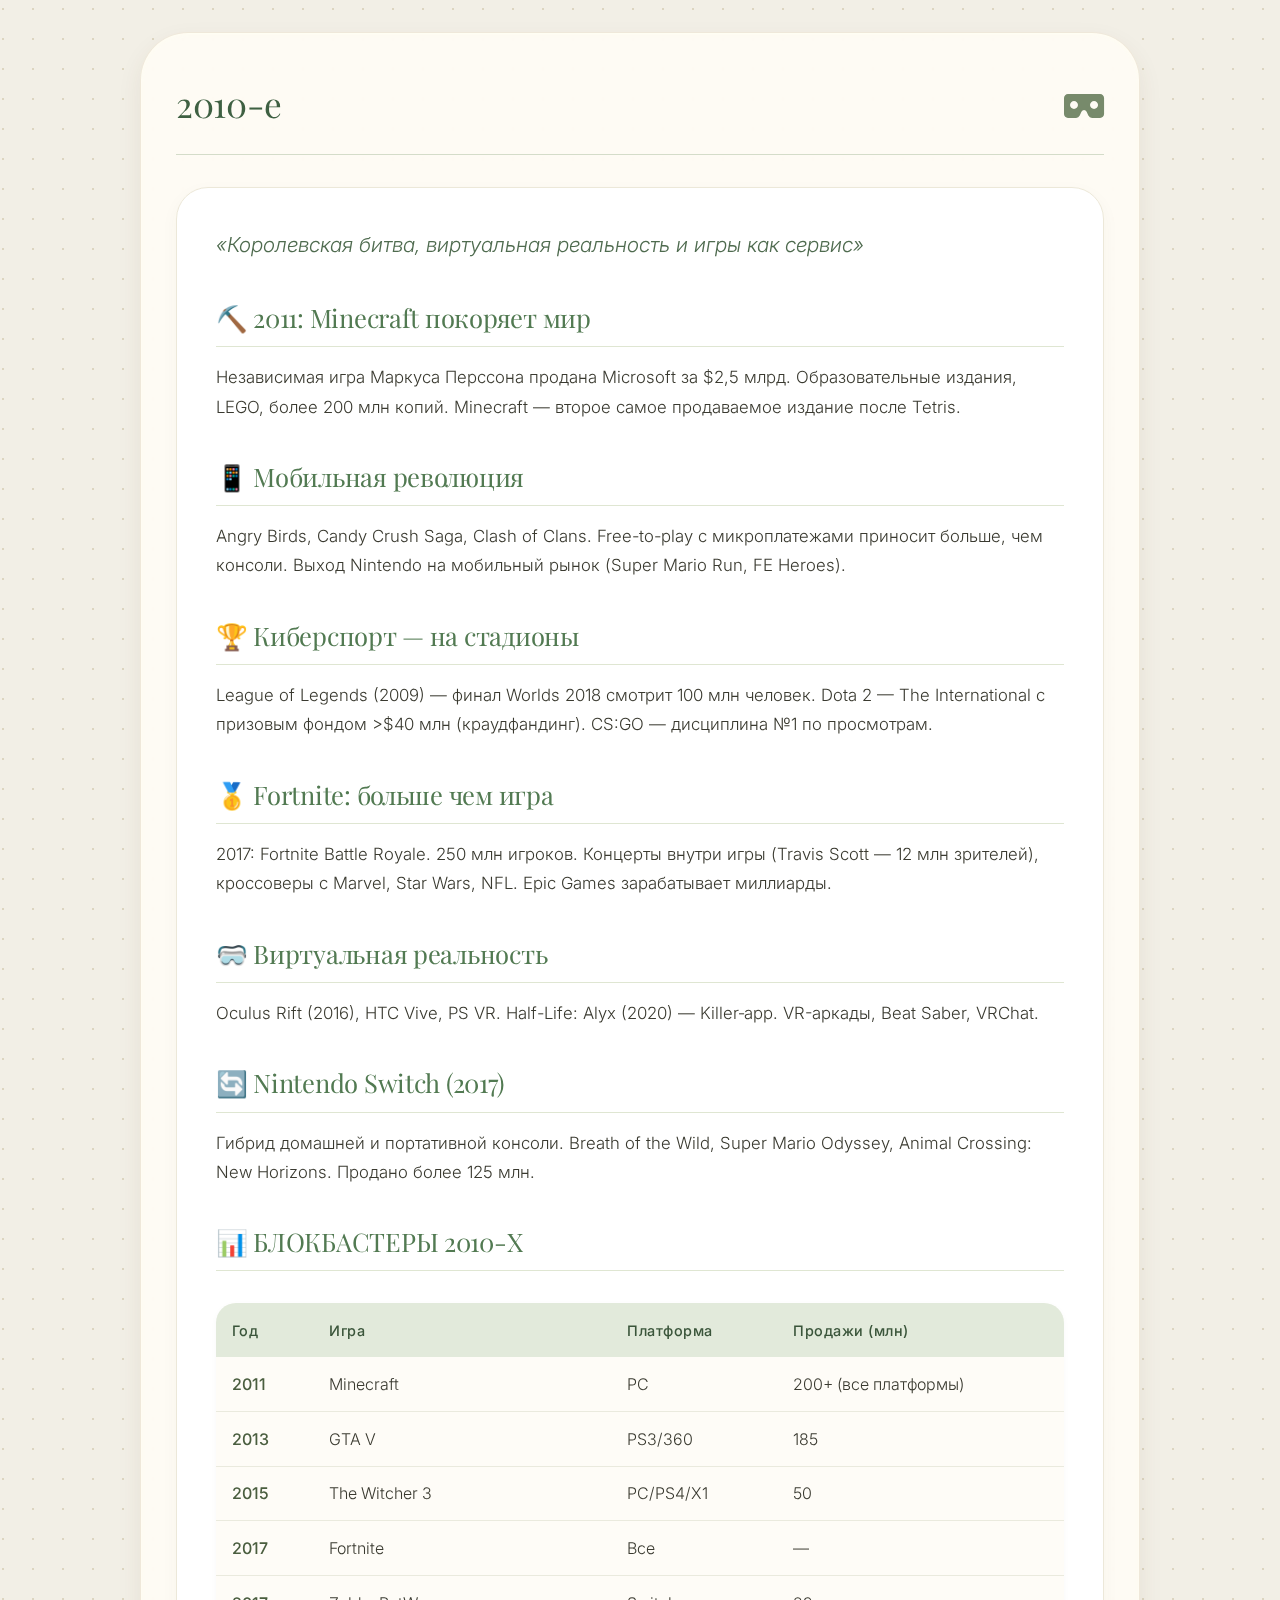
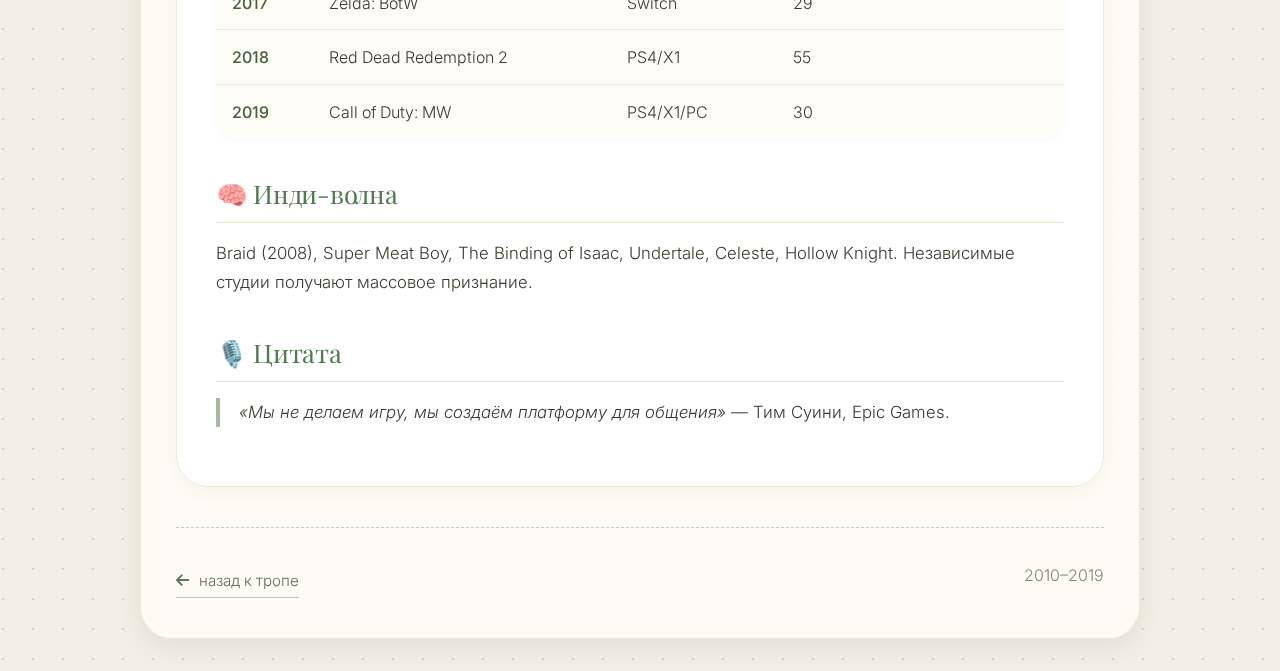
<file: Pages/2010s.html>
<!DOCTYPE html>
<html lang="ru">
<head>
  <meta charset="UTF-8">
  <meta name="viewport" content="width=device-width, initial-scale=1.0">
  <title>2010‑е — мобильный бум и киберспорт</title>
  <link href="https://fonts.googleapis.com/css2?family=Inter:wght@300;400;500;600&family=Playfair+Display:wght@400;600&display=swap" rel="stylesheet">
  <link rel="stylesheet" href="https://cdnjs.cloudflare.com/ajax/libs/font-awesome/6.0.0-beta3/css/all.min.css">
  <link rel="stylesheet" href="../style.css">
</head>
<body>
  <div class="container era-page">
    <div class="era-header">
      <h2>2010‑е</h2>
      <span class="era-icon"><i class="fas fa-vr-cardboard"></i></span>
    </div>
    <div class="era-content">
      <p style="font-size:1.3rem; font-style:italic; color:#4f6b4f;">«Королевская битва, виртуальная реальность и игры как сервис»</p>
      
      <h3>⛏️ 2011: Minecraft покоряет мир</h3>
      <p>Независимая игра Маркуса Перссона продана Microsoft за $2,5 млрд. Образовательные издания, LEGO, более 200 млн копий. Minecraft — второе самое продаваемое издание после Tetris.</p>
      
      <h3>📱 Мобильная революция</h3>
      <p>Angry Birds, Candy Crush Saga, Clash of Clans. Free-to-play с микроплатежами приносит больше, чем консоли. Выход Nintendo на мобильный рынок (Super Mario Run, FE Heroes).</p>
      
      <h3>🏆 Киберспорт — на стадионы</h3>
      <p>League of Legends (2009) — финал Worlds 2018 смотрит 100 млн человек. Dota 2 — The International с призовым фондом >$40 млн (краудфандинг). CS:GO — дисциплина №1 по просмотрам.</p>
      
      <h3>🥇 Fortnite: больше чем игра</h3>
      <p>2017: Fortnite Battle Royale. 250 млн игроков. Концерты внутри игры (Travis Scott — 12 млн зрителей), кроссоверы с Marvel, Star Wars, NFL. Epic Games зарабатывает миллиарды.</p>
      
      <h3>🥽 Виртуальная реальность</h3>
      <p>Oculus Rift (2016), HTC Vive, PS VR. Half-Life: Alyx (2020) — Killer‑app. VR-аркады, Beat Saber, VRChat.</p>
      
      <h3>🔄 Nintendo Switch (2017)</h3>
      <p>Гибрид домашней и портативной консоли. Breath of the Wild, Super Mario Odyssey, Animal Crossing: New Horizons. Продано более 125 млн.</p>
      
      <h3>📊 БЛОКБАСТЕРЫ 2010-Х</h3>
      <table class="era-table">
        <thead><tr><th>Год</th><th>Игра</th><th>Платформа</th><th>Продажи (млн)</th></tr></thead>
        <tbody>
          <tr><td>2011</td><td>Minecraft</td><td>PC</td><td>200+ (все платформы)</td></tr>
          <tr><td>2013</td><td>GTA V</td><td>PS3/360</td><td>185</td></tr>
          <tr><td>2015</td><td>The Witcher 3</td><td>PC/PS4/X1</td><td>50</td></tr>
          <tr><td>2017</td><td>Fortnite</td><td>Все</td><td>—</td></tr>
          <tr><td>2017</td><td>Zelda: BotW</td><td>Switch</td><td>29</td></tr>
          <tr><td>2018</td><td>Red Dead Redemption 2</td><td>PS4/X1</td><td>55</td></tr>
          <tr><td>2019</td><td>Call of Duty: MW</td><td>PS4/X1/PC</td><td>30</td></tr>
        </tbody>
      </table>
      
      <h3>🧠 Инди-волна</h3>
      <p>Braid (2008), Super Meat Boy, The Binding of Isaac, Undertale, Celeste, Hollow Knight. Независимые студии получают массовое признание.</p>
      
      <h3>🎙️ Цитата</h3>
      <p style="border-left: 4px solid #a7b89e; padding-left: 1.2rem;"><em>«Мы не делаем игру, мы создаём платформу для общения»</em> — Тим Суини, Epic Games.</p>
    </div>
    <div class="era-footer">
      <a href="../index.html" class="nav-back"><i class="fas fa-arrow-left"></i> назад к тропе</a>
      <span>2010–2019</span>
    </div>
  </div>
</body>
</html>
</file>
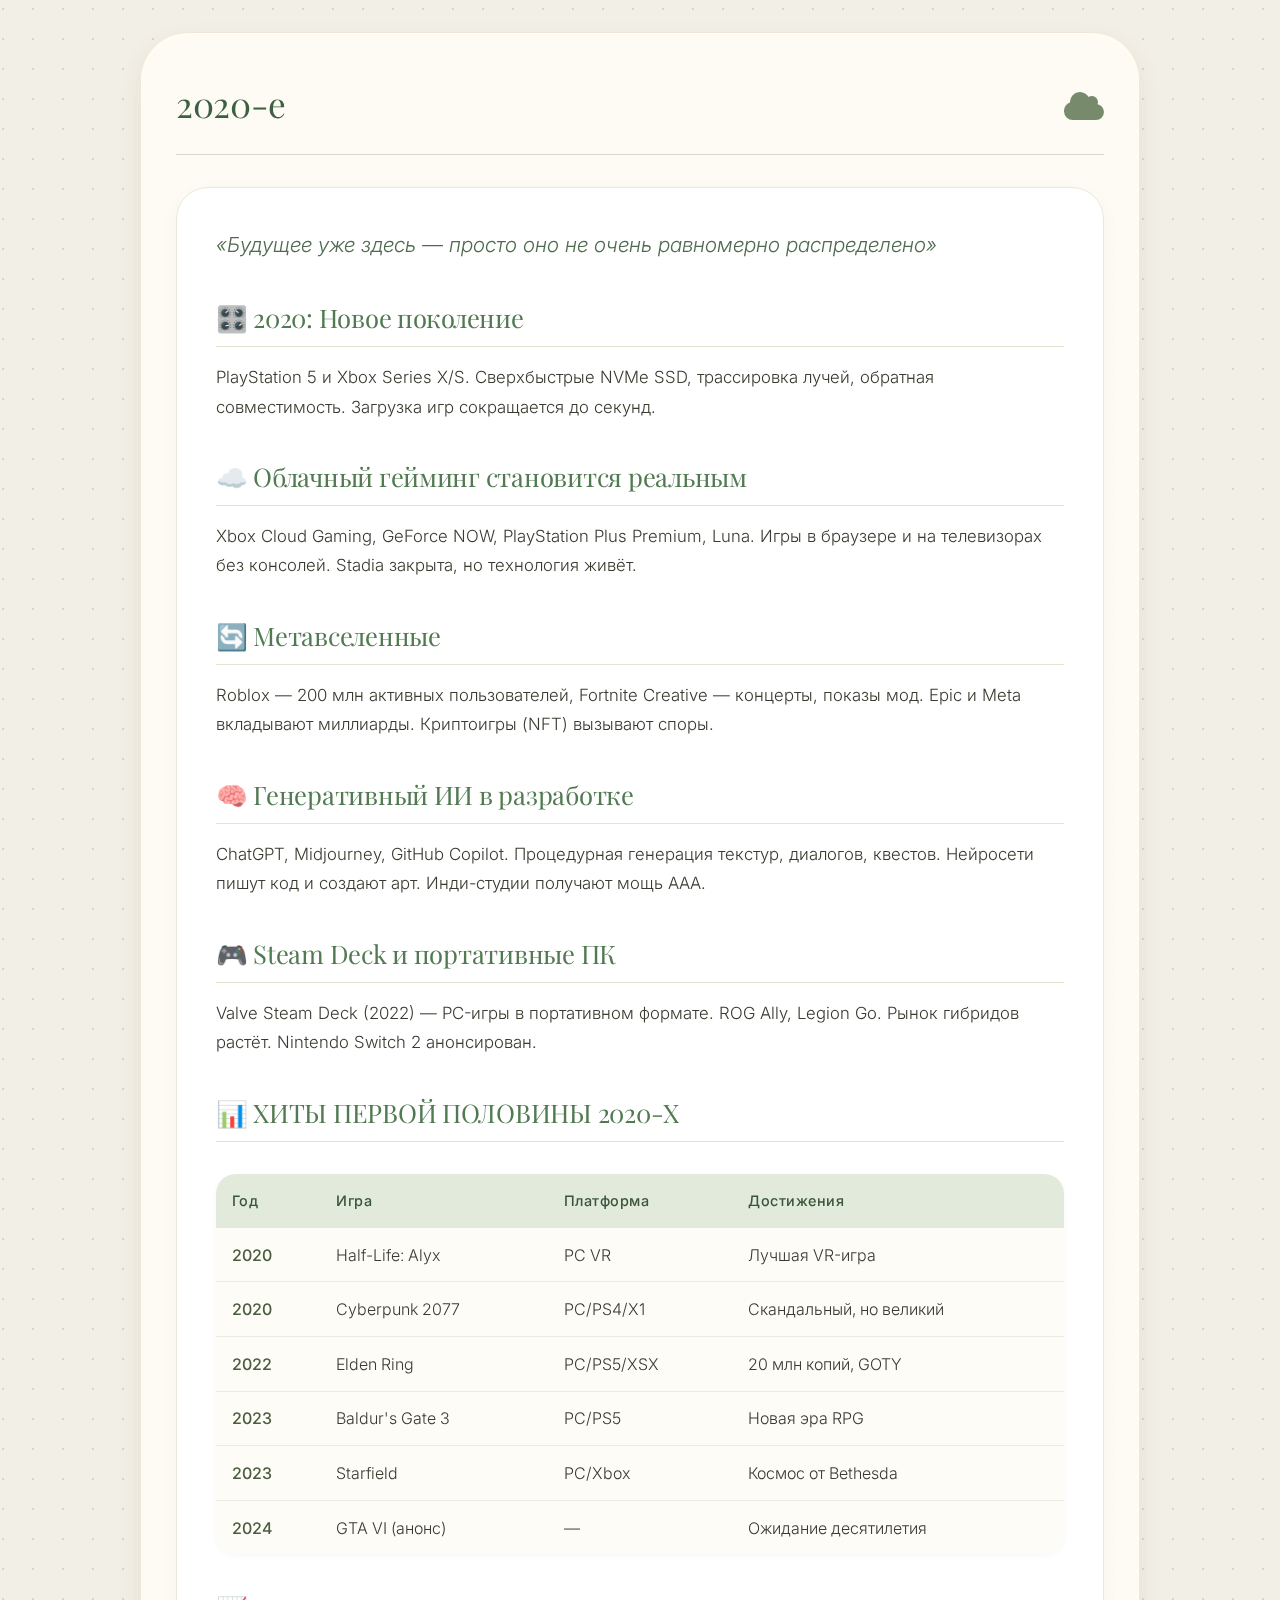
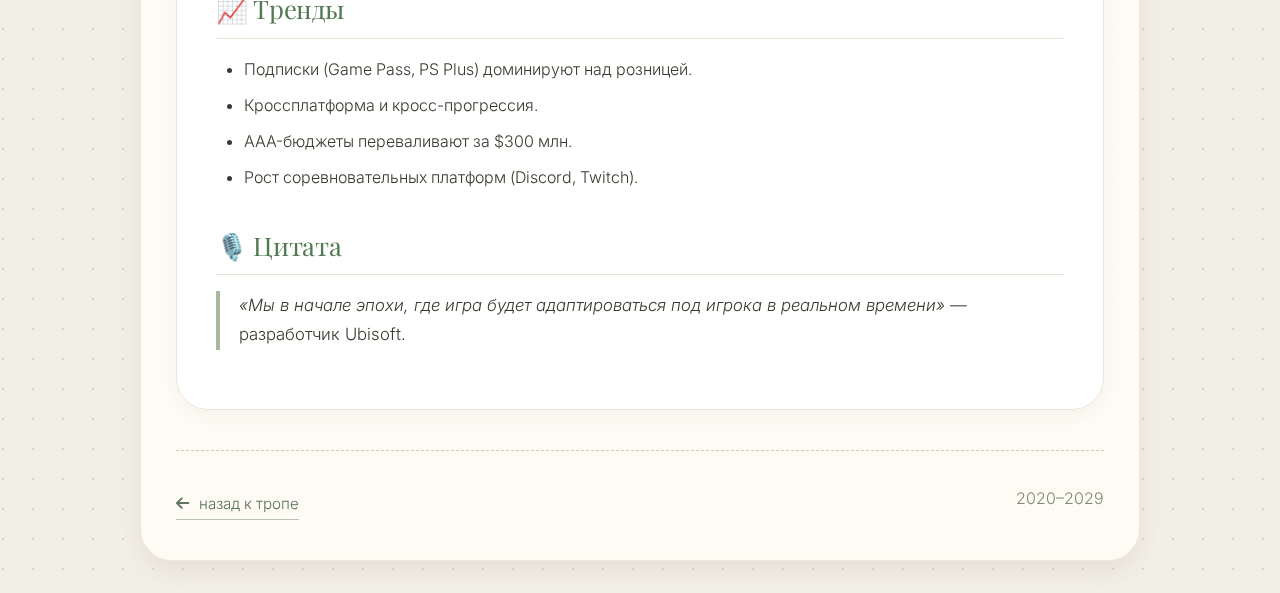
<file: Pages/2020s.html>
<!DOCTYPE html>
<html lang="ru">
<head>
  <meta charset="UTF-8">
  <meta name="viewport" content="width=device-width, initial-scale=1.0">
  <title>2020‑е — облака, ИИ и гибриды</title>
  <link href="https://fonts.googleapis.com/css2?family=Inter:wght@300;400;500;600&family=Playfair+Display:wght@400;600&display=swap" rel="stylesheet">
  <link rel="stylesheet" href="https://cdnjs.cloudflare.com/ajax/libs/font-awesome/6.0.0-beta3/css/all.min.css">
  <link rel="stylesheet" href="../style.css">
</head>
<body>
  <div class="container era-page">
    <div class="era-header">
      <h2>2020‑е</h2>
      <span class="era-icon"><i class="fas fa-cloud"></i></span>
    </div>
    <div class="era-content">
      <p style="font-size:1.3rem; font-style:italic; color:#4f6b4f;">«Будущее уже здесь — просто оно не очень равномерно распределено»</p>
      
      <h3>🎛️ 2020: Новое поколение</h3>
      <p>PlayStation 5 и Xbox Series X/S. Сверхбыстрые NVMe SSD, трассировка лучей, обратная совместимость. Загрузка игр сокращается до секунд.</p>
      
      <h3>☁️ Облачный гейминг становится реальным</h3>
      <p>Xbox Cloud Gaming, GeForce NOW, PlayStation Plus Premium, Luna. Игры в браузере и на телевизорах без консолей. Stadia закрыта, но технология живёт.</p>
      
      <h3>🔄 Метавселенные</h3>
      <p>Roblox — 200 млн активных пользователей, Fortnite Creative — концерты, показы мод. Epic и Meta вкладывают миллиарды. Криптоигры (NFT) вызывают споры.</p>
      
      <h3>🧠 Генеративный ИИ в разработке</h3>
      <p>ChatGPT, Midjourney, GitHub Copilot. Процедурная генерация текстур, диалогов, квестов. Нейросети пишут код и создают арт. Инди-студии получают мощь AAA.</p>
      
      <h3>🎮 Steam Deck и портативные ПК</h3>
      <p>Valve Steam Deck (2022) — PC-игры в портативном формате. ROG Ally, Legion Go. Рынок гибридов растёт. Nintendo Switch 2 анонсирован.</p>
      
      <h3>📊 ХИТЫ ПЕРВОЙ ПОЛОВИНЫ 2020-Х</h3>
      <table class="era-table">
        <thead><tr><th>Год</th><th>Игра</th><th>Платформа</th><th>Достижения</th></tr></thead>
        <tbody>
          <tr><td>2020</td><td>Half-Life: Alyx</td><td>PC VR</td><td>Лучшая VR-игра</td></tr>
          <tr><td>2020</td><td>Cyberpunk 2077</td><td>PC/PS4/X1</td><td>Скандальный, но великий</td></tr>
          <tr><td>2022</td><td>Elden Ring</td><td>PC/PS5/XSX</td><td>20 млн копий, GOTY</td></tr>
          <tr><td>2023</td><td>Baldur's Gate 3</td><td>PC/PS5</td><td>Новая эра RPG</td></tr>
          <tr><td>2023</td><td>Starfield</td><td>PC/Xbox</td><td>Космос от Bethesda</td></tr>
          <tr><td>2024</td><td>GTA VI (анонс)</td><td>—</td><td>Ожидание десятилетия</td></tr>
        </tbody>
      </table>
      
      <h3>📈 Тренды</h3>
      <ul>
        <li>Подписки (Game Pass, PS Plus) доминируют над розницей.</li>
        <li>Кроссплатформа и кросс-прогрессия.</li>
        <li>AAA-бюджеты переваливают за $300 млн.</li>
        <li>Рост соревновательных платформ (Discord, Twitch).</li>
      </ul>
      
      <h3>🎙️ Цитата</h3>
      <p style="border-left: 4px solid #a7b89e; padding-left: 1.2rem;"><em>«Мы в начале эпохи, где игра будет адаптироваться под игрока в реальном времени»</em> — разработчик Ubisoft.</p>
    </div>
    <div class="era-footer">
      <a href="../index.html" class="nav-back"><i class="fas fa-arrow-left"></i> назад к тропе</a>
      <span>2020–2029</span>
    </div>
  </div>
</body>
</html>
</file>
<file: style.css>
/* =============================================
   ПРИРОДНЫЙ МИНИМАЛИЗМ — ТРОПА ИГРОВОЙ ИСТОРИИ
   ============================================= */

* {
  margin: 0;
  padding: 0;
  box-sizing: border-box;
}

body {
  background-color: #f2efe6;      /* цвет льна */
  background-image: radial-gradient(circle at 10% 30%, #ddd5c0 1px, transparent 1px);
  background-size: 30px 30px;
  font-family: 'Inter', -apple-system, BlinkMacSystemFont, sans-serif;
  font-weight: 300;
  color: #3a3a30;
  line-height: 1.75;
  padding: 2rem 1.2rem;
  min-height: 100vh;
  display: flex;
  flex-direction: column;
  align-items: center;
}

/* Контейнер — мягкое дерево/бумага */
.container {
  max-width: 1300px;
  width: 100%;
  background: rgba(255, 252, 245, 0.9);
  backdrop-filter: blur(2px);
  border-radius: 48px 48px 32px 32px;
  padding: 2.5rem 2.2rem;
  box-shadow: 
    0 10px 25px rgba(90, 70, 40, 0.08),
    inset 0 1px 4px rgba(255, 255, 240, 0.8);
  border: 1px solid rgba(180, 160, 120, 0.2);
}

/* ===== ЗАГОЛОВКИ ===== */
h1, h2, h3 {
  font-family: 'Playfair Display', Georgia, serif;
  font-weight: 400;
  letter-spacing: -0.01em;
  color: #2c4a2e;
}

h1 {
  font-size: 2.6rem;
  font-weight: 500;
  margin-bottom: 0.2rem;
  border-left: 6px solid #a7b89e;
  padding-left: 1.5rem;
  line-height: 1.2;
}

.sub {
  font-size: 1rem;
  color: #7a8f7a;
  margin-bottom: 2rem;
  font-style: italic;
}

/* ===== НАВИГАЦИЯ ===== */
.nav-back {
  display: inline-block;
  margin-top: 1rem;
  font-size: 0.95rem;
  color: #5e745e;
  text-decoration: none;
  border-bottom: 1px solid #b7c4b1;
  padding-bottom: 2px;
  transition: border-color 0.2s;
}

.nav-back:hover {
  border-bottom: 1px solid #3b513b;
}

.nav-back i {
  margin-right: 6px;
}

/* ===== ТРОПА (ГЛАВНАЯ) ===== */
.timeline-path {
  position: relative;
  width: 100%;
  height: 550px;
  margin: 2rem 0 2.5rem;
  background: rgba(190, 180, 150, 0.05);
  border-radius: 200px 200px 40px 40px;
}

.path-svg {
  position: absolute;
  top: 0;
  left: 0;
  width: 100%;
  height: 100%;
  pointer-events: none;
  z-index: 5;
}

.path-svg path {
  stroke: #9eb09b;
  stroke-width: 5;
  stroke-dasharray: 12 12;
  fill: none;
  filter: drop-shadow(0 2px 2px rgba(70, 80, 40, 0.1));
}

.markers-layer {
  position: relative;
  width: 100%;
  height: 100%;
  z-index: 10;
}

/* Точка — деревянный спил / речной камень */
.trail-marker {
  position: absolute;
  display: flex;
  flex-direction: column;
  align-items: center;
  cursor: pointer;
  transform: translate(-50%, -50%);
  transition: transform 0.2s ease;
}

.marker-stone {
  width: 80px;
  height: 80px;
  background: #d9cdb0;
  background: radial-gradient(circle at 40% 40%, #e5ddc5, #c6b592);
  border-radius: 60% 40% 50% 50% / 45% 55% 45% 55%;
  box-shadow: 
    0 10px 0 #a39376,
    0 12px 20px rgba(60, 50, 30, 0.15),
    inset 0 -4px 0 #b3a183,
    inset 0 0 0 2px #fffef7;
  display: flex;
  align-items: center;
  justify-content: center;
  font-family: 'Playfair Display', serif;
  font-size: 0.9rem;
  font-weight: 600;
  color: #2d3e2d;
  text-shadow: 0 1px 0 white;
  transition: all 0.2s;
  padding: 0 6px;
  text-align: center;
  line-height: 1.3;
  border: 1px solid rgba(120, 100, 70, 0.2);
}

.trail-marker:hover .marker-stone {
  transform: translateY(-6px) scale(1.02);
  box-shadow: 
    0 8px 0 #a39376,
    0 18px 25px rgba(60, 50, 30, 0.2),
    inset 0 -4px 0 #b3a183,
    inset 0 0 0 2px #fffef7;
}

.year-badge {
  margin-top: 12px;
  font-size: 0.75rem;
  font-weight: 500;
  background: #ecf0e2;
  color: #3a553a;
  padding: 6px 14px;
  border-radius: 40px;
  border: 1px solid #b2b99b;
  box-shadow: 0 3px 0 #b1a48b;
  letter-spacing: 1px;
  backdrop-filter: blur(2px);
}

/* Краткая выжимка — минималистичное облачко */
.marker-hint {
  position: absolute;
  top: -30px;
  left: 50%;
  transform: translateX(-50%);
  background: white;
  border: 1px solid #d6ceb5;
  border-radius: 40px 40px 40px 8px;
  padding: 0.7rem 1.2rem;
  width: 220px;
  font-size: 0.8rem;
  color: #4e5c4e;
  text-align: center;
  box-shadow: 0 8px 14px rgba(0,0,0,0.05);
  pointer-events: none;
  opacity: 0;
  visibility: hidden;
  transition: 0.2s;
  font-weight: 400;
  border-bottom: 3px solid #a7b89e;
}

.marker-hint::after {
  content: '';
  position: absolute;
  bottom: -10px;
  left: 50%;
  margin-left: -8px;
  border-width: 8px;
  border-style: solid;
  border-color: #a7b89e transparent transparent transparent;
}

.trail-marker:hover .marker-hint {
  opacity: 1;
  visibility: visible;
  top: -50px;
}

/* ===== СТРАНИЦЫ ДЕСЯТИЛЕТИЙ ===== */
.era-page {
  max-width: 1000px;
  margin: 0 auto;
}

.era-header {
  display: flex;
  flex-wrap: wrap;
  justify-content: space-between;
  align-items: baseline;
  margin-bottom: 2rem;
  border-bottom: 1px solid #d4dcc9;
  padding-bottom: 1.2rem;
}

.era-header h2 {
  font-size: 2.2rem;
  font-weight: 400;
  color: #3e6042;
  font-family: 'Playfair Display', serif;
}

.era-icon {
  font-size: 2rem;
  color: #778a6b;
}

.era-content {
  background: white;
  padding: 2.4rem;
  border-radius: 32px;
  box-shadow: 0 6px 18px rgba(80, 80, 50, 0.04);
  border: 1px solid #ece8d9;
  margin-bottom: 2rem;
}

.era-content p {
  margin-bottom: 1.3rem;
  font-size: 1.05rem;
}

.era-content h3 {
  font-size: 1.6rem;
  font-weight: 400;
  margin: 2rem 0 1rem;
  color: #527a52;
  border-bottom: 1px solid #dfe6d2;
  padding-bottom: 0.4rem;
}

.era-content h4 {
  font-size: 1.2rem;
  font-weight: 500;
  margin: 1.6rem 0 0.6rem;
  color: #5f7352;
}

.era-content ul, .era-content ol {
  margin-left: 1.8rem;
  margin-bottom: 1.5rem;
}

.era-content li {
  margin-bottom: 0.5rem;
}

/* Таблицы — просто и читаемо */
.era-table {
  width: 100%;
  border-collapse: collapse;
  margin: 2rem 0;
  background: #fefcf7;
  border-radius: 20px;
  overflow: hidden;
  box-shadow: 0 2px 6px rgba(0,0,0,0.03);
}

.era-table th {
  background: #e2eadb;
  color: #3a553a;
  font-weight: 500;
  padding: 0.9rem 1rem;
  text-align: left;
  font-size: 0.9rem;
  letter-spacing: 0.5px;
}

.era-table td {
  padding: 0.8rem 1rem;
  border-bottom: 1px solid #eaeade;
}

.era-table tr:last-child td {
  border-bottom: none;
}

.era-table td:first-child {
  font-weight: 500;
  color: #4a5e3f;
}

.era-footer {
  margin-top: 2.5rem;
  padding-top: 1.5rem;
  border-top: 1px dashed #c7cfb6;
  display: flex;
  justify-content: space-between;
  align-items: center;
  color: #7c8b70;
}

/* Адаптивность */
@media (max-width: 800px) {
  .container { padding: 1.8rem; }
  h1 { font-size: 2rem; }
  .timeline-path { height: 700px; }
  .marker-stone { width: 70px; height: 70px; font-size: 0.8rem; }
  .marker-hint { width: 200px; }
}

@media (max-width: 550px) {
  .timeline-path { height: auto; }
  .path-svg { display: none; }
  .markers-layer { position: static; display: flex; flex-direction: column; align-items: center; gap: 30px; }
  .trail-marker { position: static !important; transform: none; }
  .marker-hint { left: 50%; transform: translateX(-50%); }
}
</file>
